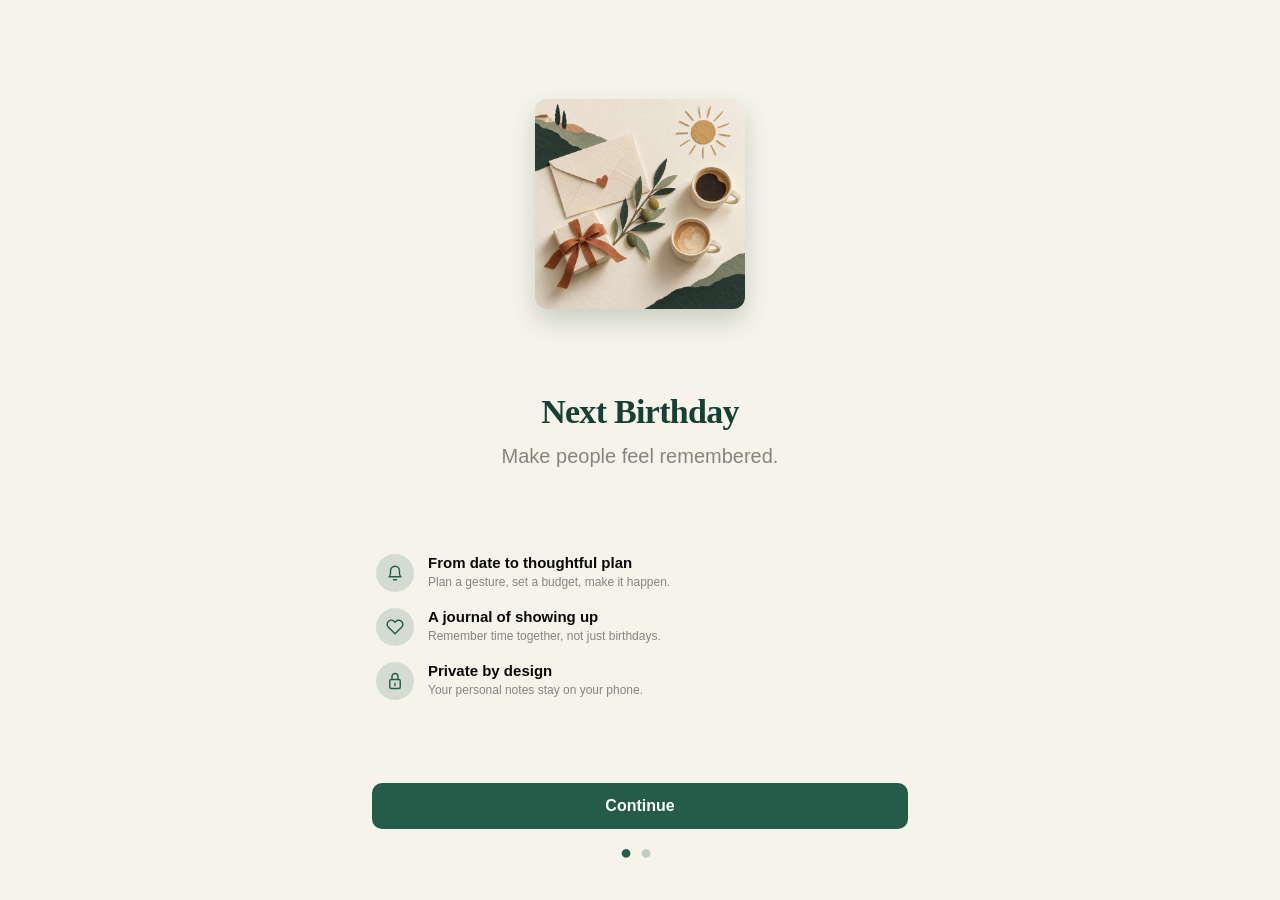
<file: android/app/src/main/assets/index.html>
<!doctype html><html lang="en"><head><meta charset="UTF-8"><meta name="viewport" content="width=device-width,initial-scale=1,viewport-fit=cover"><meta name="theme-color" content="#f6f3ea"><meta http-equiv="Content-Security-Policy" content="default-src 'self'; script-src 'self'; style-src 'self' 'unsafe-inline'; img-src 'self' data:; connect-src 'none'; object-src 'none'; base-uri 'none'; form-action 'none'"><title>Next Birthday</title><link rel="stylesheet" href="style.css"></head><body><div id="app"></div><div id="toast" role="status" aria-live="polite"></div><script src="icons.js"></script><script src="model.js"></script><script src="app.js"></script></body></html>
</file>
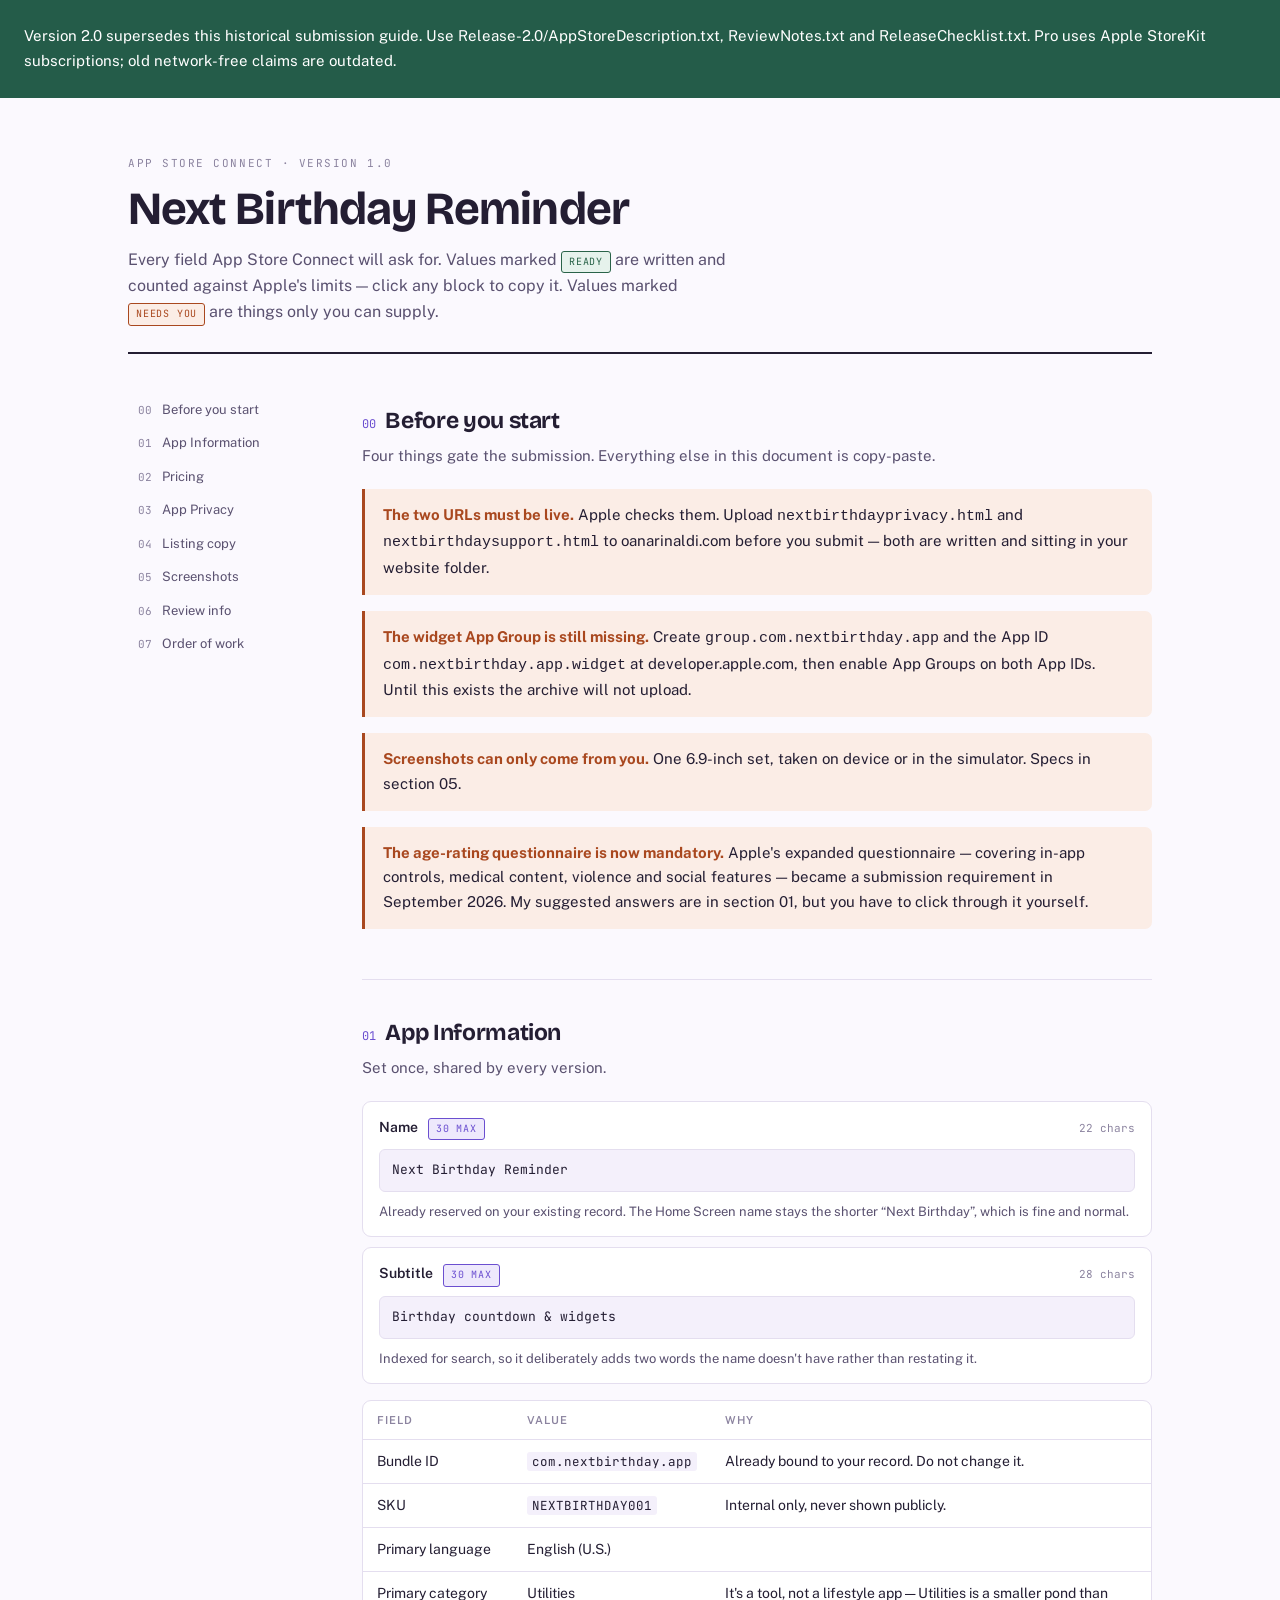
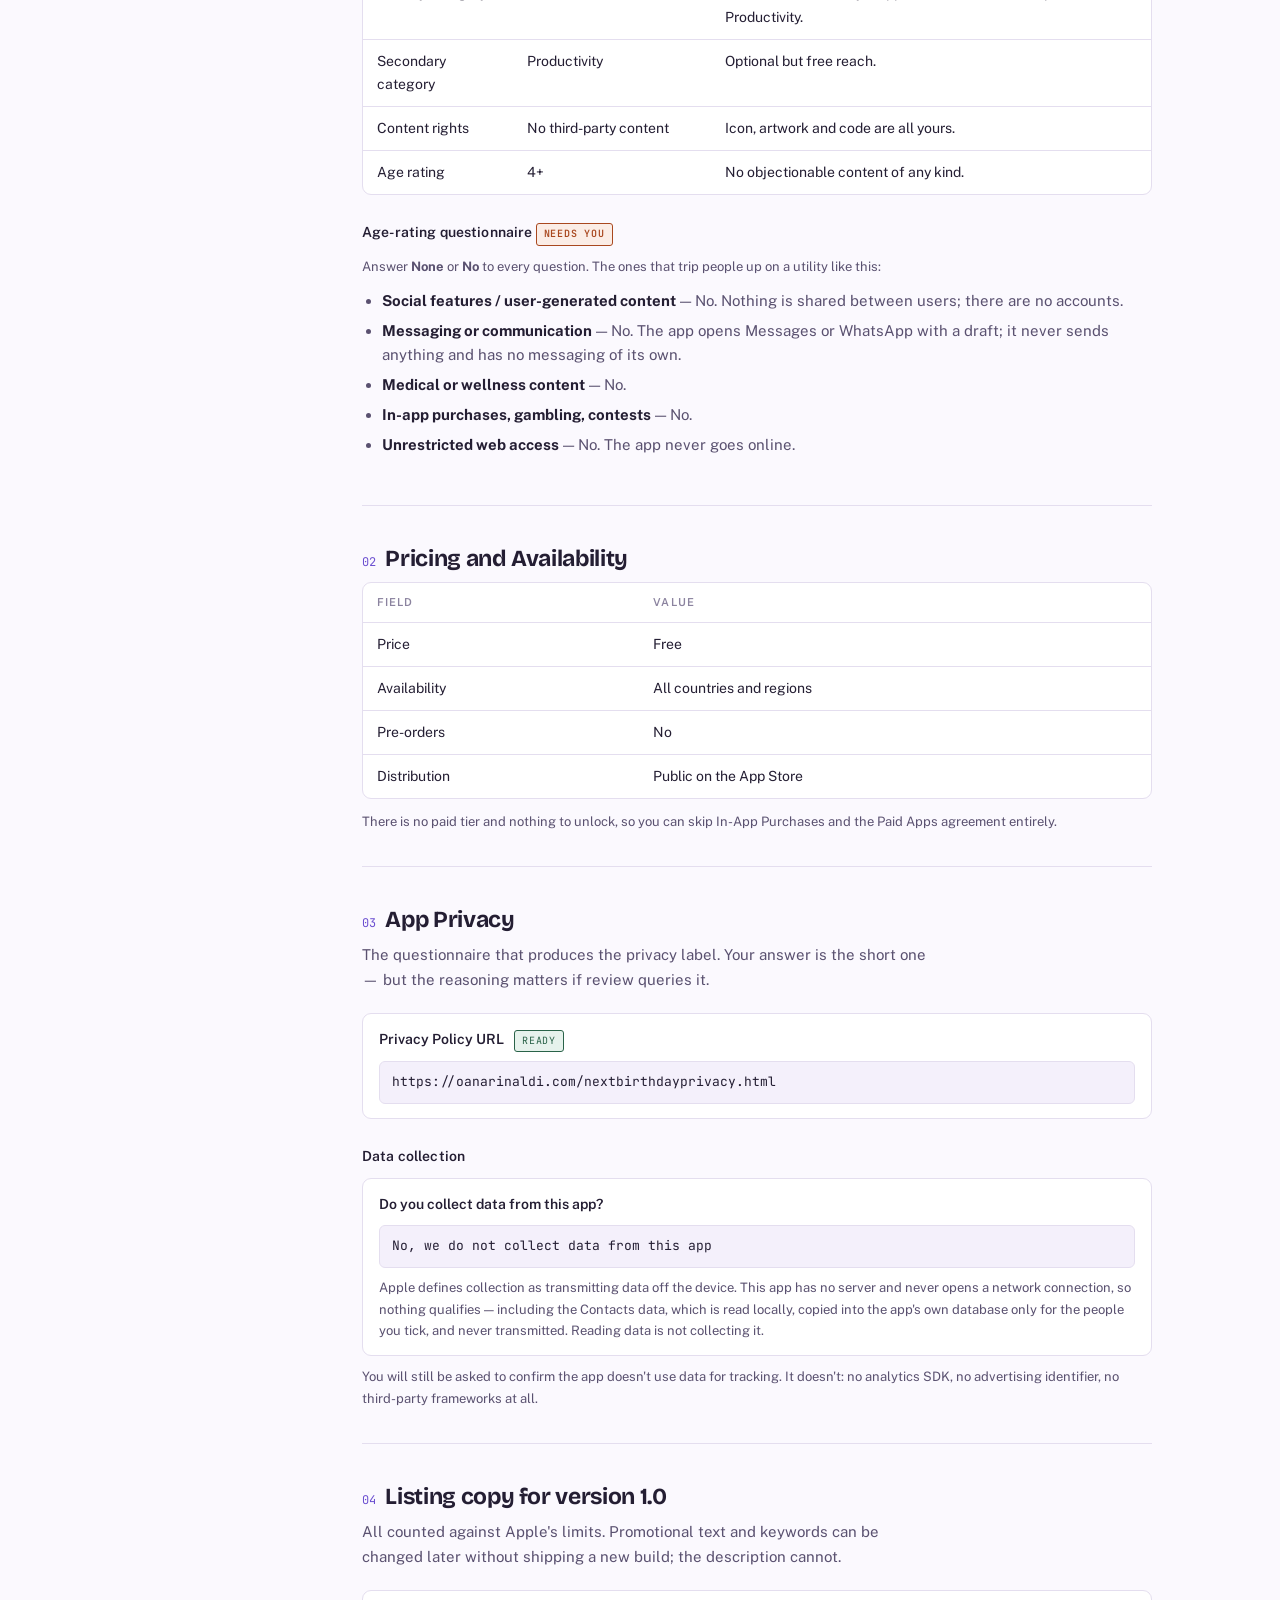
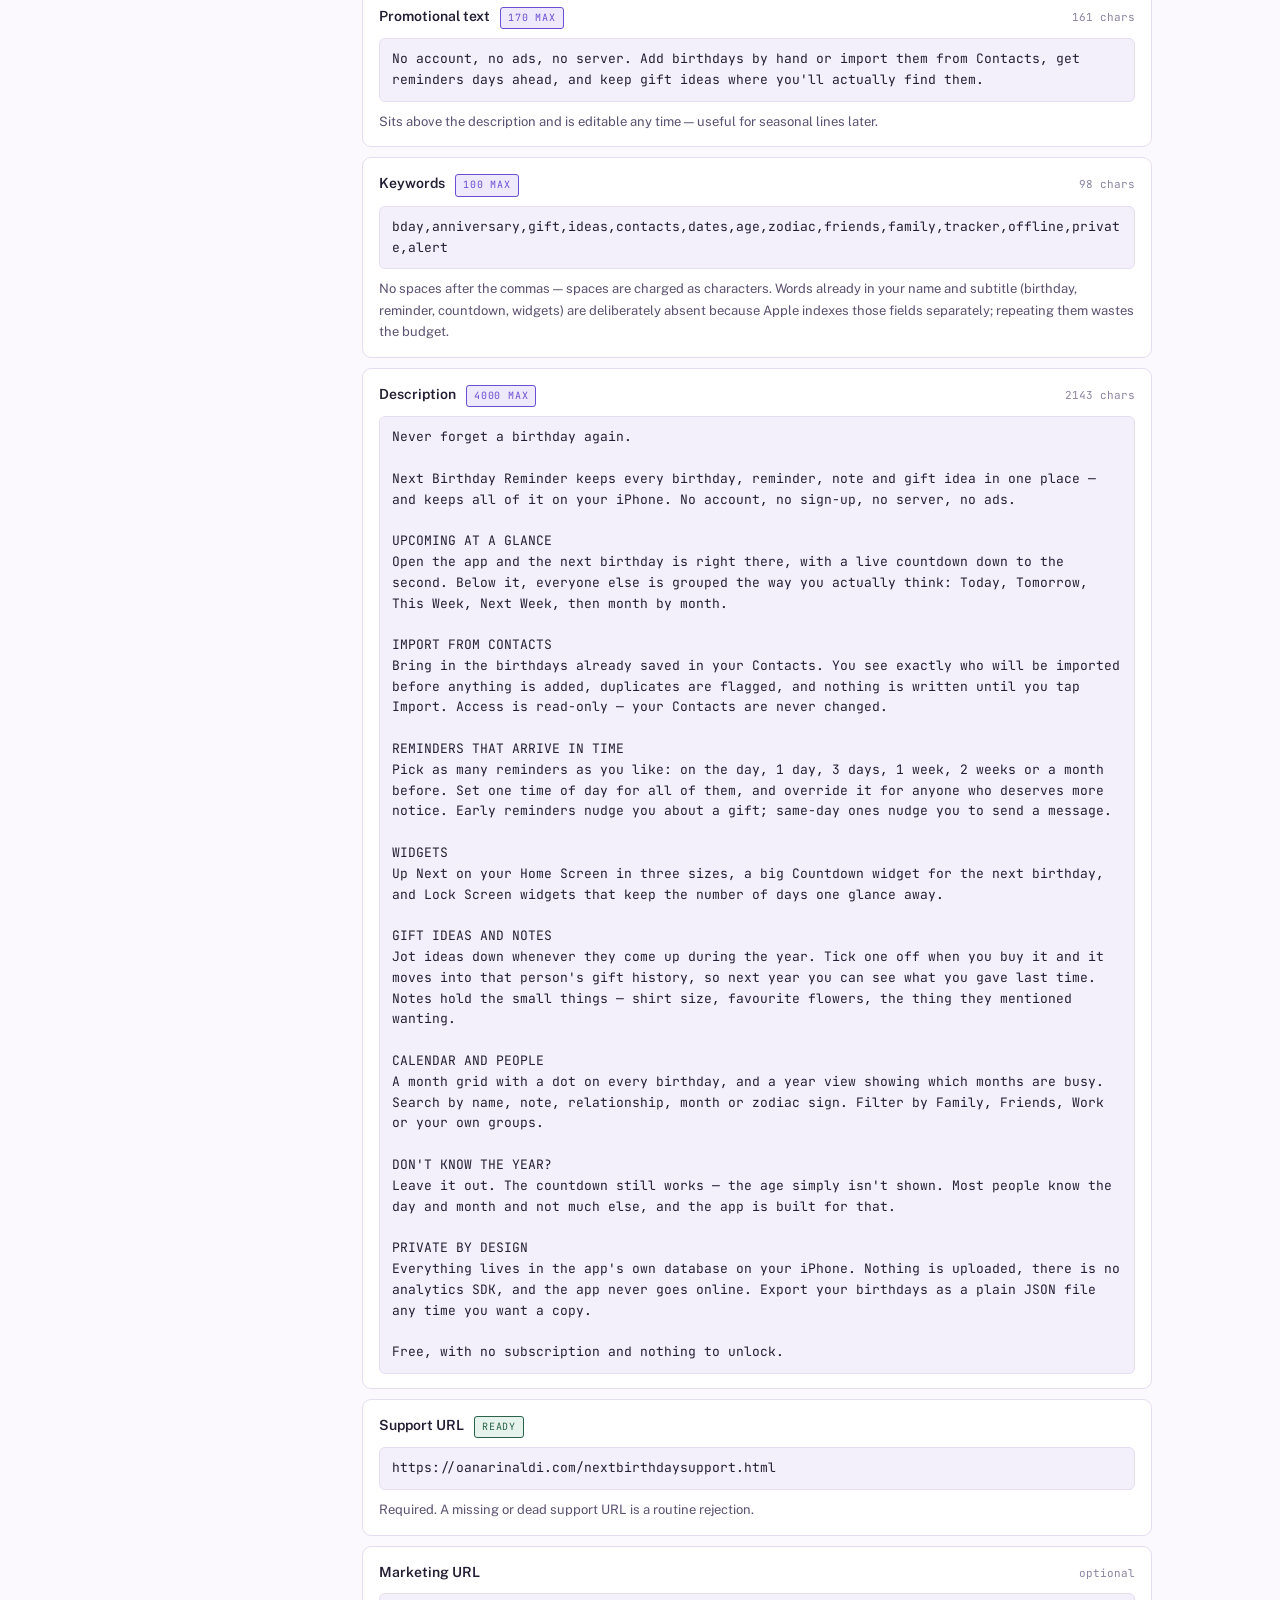
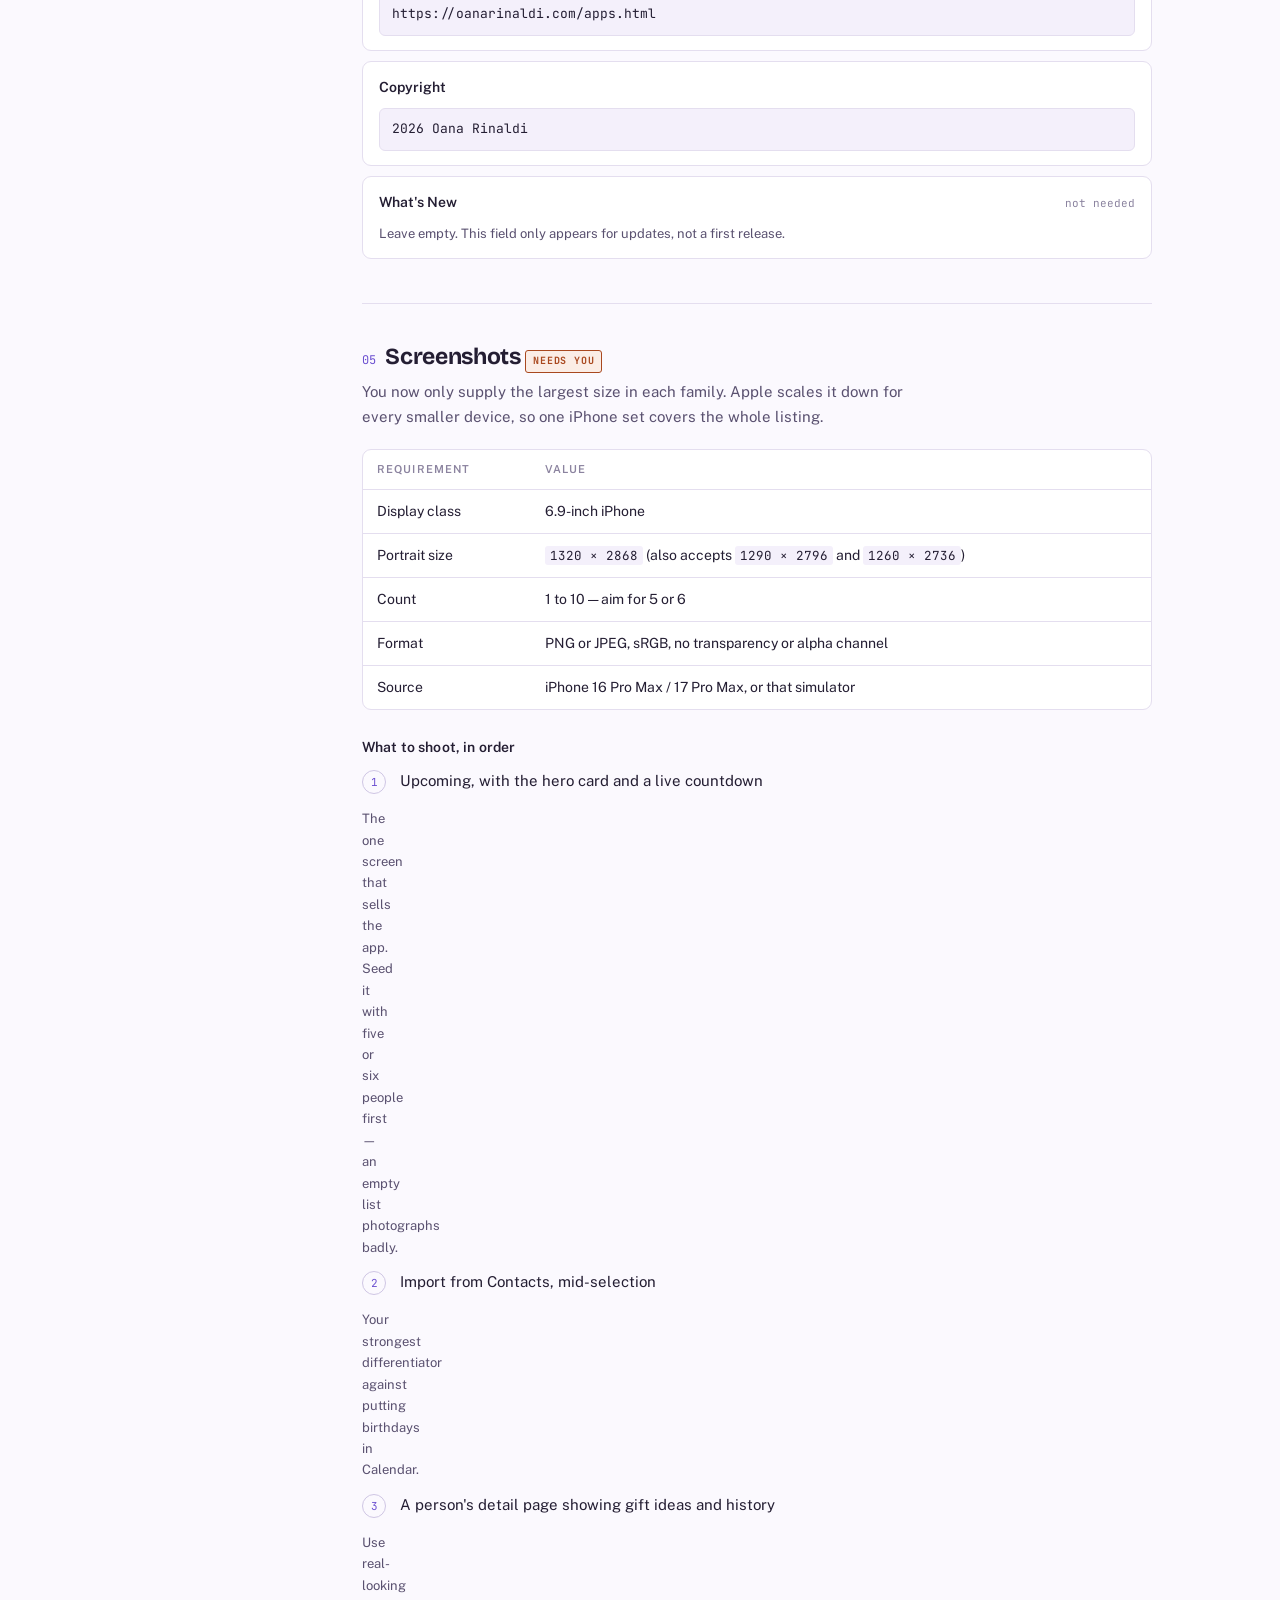
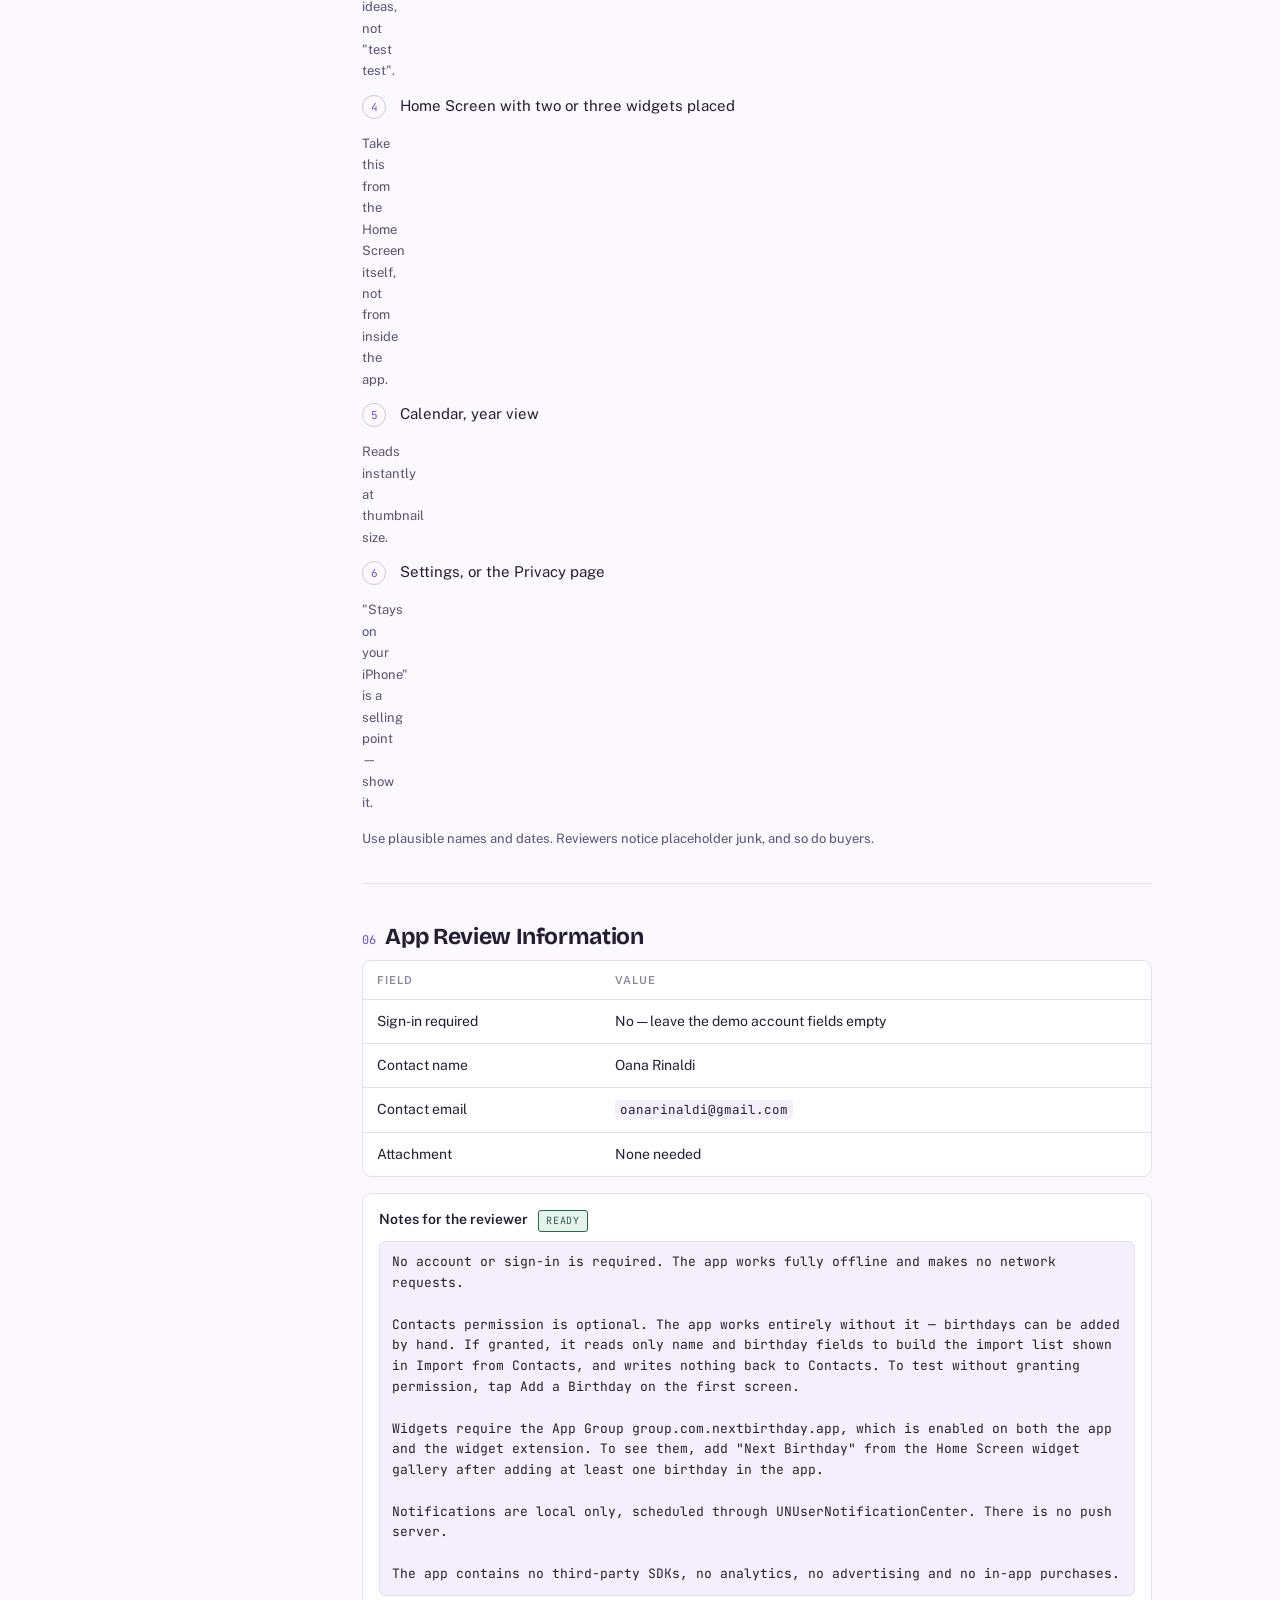
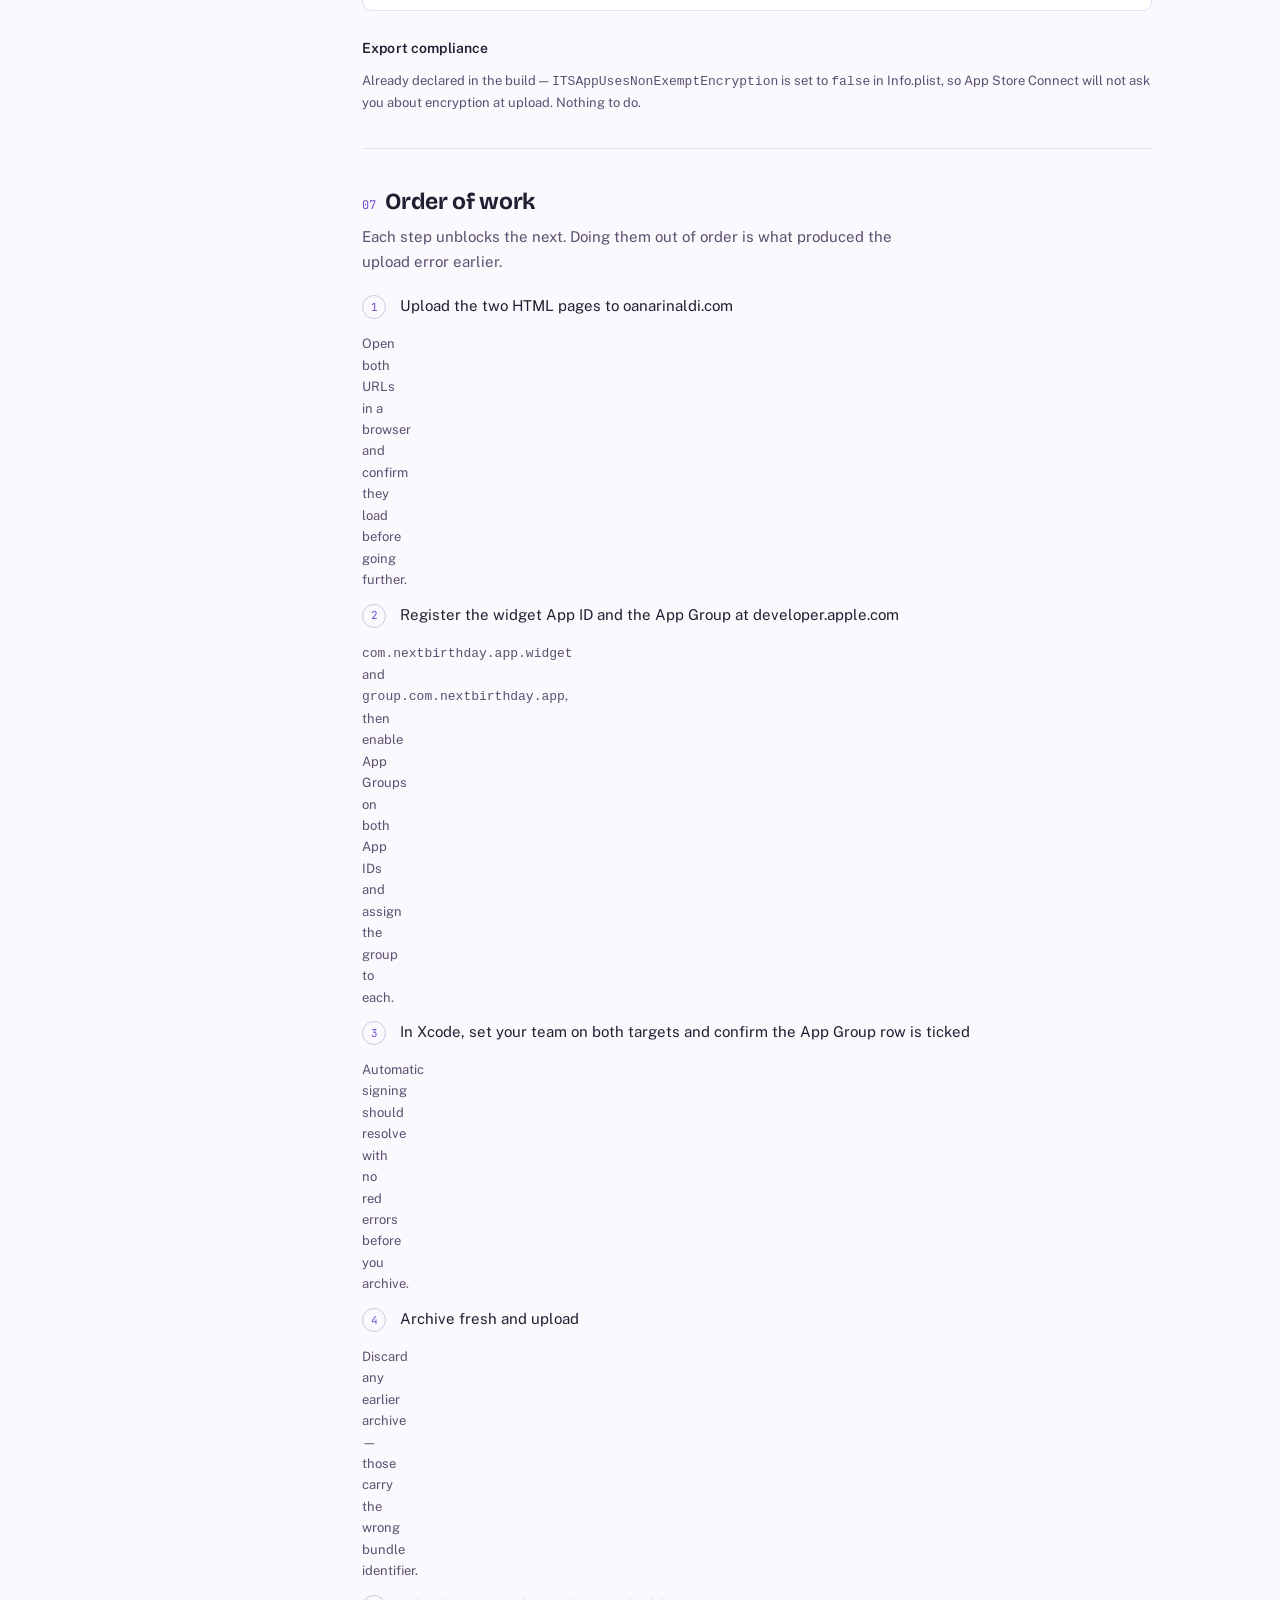
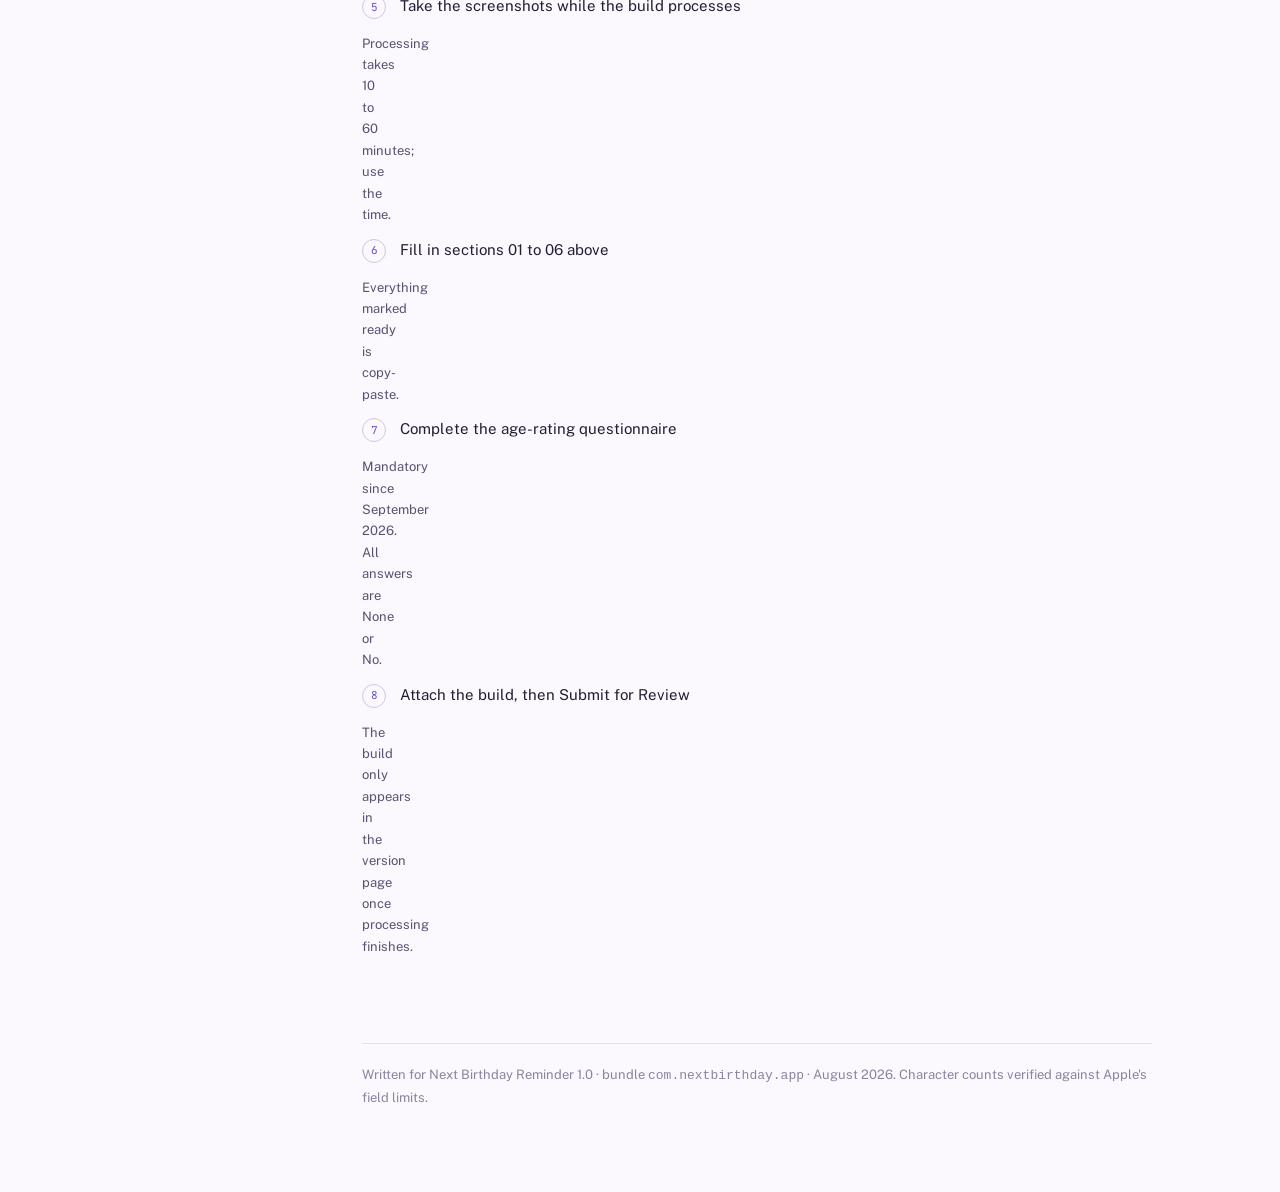
<file: APP-STORE-SUBMISSION.html>
<!DOCTYPE html>
<html lang="en">
<head>
<meta charset="UTF-8">
<meta name="viewport" content="width=device-width, initial-scale=1">
<title>Next Birthday Reminder — App Store Submission Pack</title>
<style>*,*::before,*::after{box-sizing:border-box}body{margin:0}</style>
<link rel="stylesheet" href="https://fonts.googleapis.com/css2?family=Bricolage+Grotesque:opsz,wght@12..96,500;12..96,700&family=Public+Sans:ital,wght@0,400;0,500;0,600;1,400&family=JetBrains+Mono:wght@400;500&display=swap">

<style>
:root{
  --ground:#FBF9FE; --surface:#FFFFFF; --surface-2:#F4F0FB;
  --ink:#241E33; --ink-2:#5A5170; --ink-3:#8B839F;
  --rule:#E4DEEF; --rule-2:#CFC6E4;
  --accent:#6B4FD0; --accent-soft:#EEE9FC;
  --flag:#A9481F; --flag-soft:#FBEDE6;
  --ok:#2A6349; --ok-soft:#E6F2EC;
}
@media (prefers-color-scheme:dark){
  :root:not([data-theme="light"]){
    --ground:#15121E; --surface:#1D1929; --surface-2:#252036;
    --ink:#F0EBF9; --ink-2:#B7AECF; --ink-3:#867C9F;
    --rule:#332C47; --rule-2:#453C5E;
    --accent:#BBA8FF; --accent-soft:#2A2340;
    --flag:#E5906A; --flag-soft:#33231C;
    --ok:#78C7A1; --ok-soft:#1B2E26;
  }
}
:root[data-theme="dark"]{
  --ground:#15121E; --surface:#1D1929; --surface-2:#252036;
  --ink:#F0EBF9; --ink-2:#B7AECF; --ink-3:#867C9F;
  --rule:#332C47; --rule-2:#453C5E;
  --accent:#BBA8FF; --accent-soft:#2A2340;
  --flag:#E5906A; --flag-soft:#33231C;
  --ok:#78C7A1; --ok-soft:#1B2E26;
}

*{box-sizing:border-box}
body{
  margin:0; background:var(--ground); color:var(--ink);
  font-family:"Public Sans",-apple-system,BlinkMacSystemFont,"Segoe UI",sans-serif;
  font-size:15px; line-height:1.65; -webkit-font-smoothing:antialiased;
}
.wrap{max-width:1080px; margin:0 auto; padding:56px 28px 96px;}

header.masthead{
  display:flex; flex-direction:column; gap:14px;
  padding-bottom:26px; border-bottom:2px solid var(--ink); margin-bottom:8px;
}
.eyebrow{
  font-family:"JetBrains Mono",monospace; font-size:11px; letter-spacing:.14em;
  text-transform:uppercase; color:var(--ink-3);
}
h1{
  font-family:"Bricolage Grotesque","Public Sans",sans-serif; font-weight:700;
  font-size:clamp(30px,5vw,46px); line-height:1.02; margin:0; letter-spacing:-.02em;
  text-wrap:balance;
}
.standfirst{max-width:62ch; color:var(--ink-2); margin:0; font-size:16px;}

.layout{display:grid; grid-template-columns:190px minmax(0,1fr); gap:44px; margin-top:40px;}
@media (max-width:860px){ .layout{grid-template-columns:1fr; gap:24px} nav.rail{position:static !important} }

nav.rail{position:sticky; top:24px; align-self:start; font-size:13px;}
nav.rail ol{list-style:none; margin:0; padding:0; display:flex; flex-direction:column; gap:2px;}
nav.rail a{
  display:flex; gap:10px; padding:5px 8px; border-radius:5px;
  color:var(--ink-2); text-decoration:none; border-left:2px solid transparent;
}
nav.rail a:hover,nav.rail a:focus-visible{background:var(--surface-2); color:var(--ink); border-left-color:var(--accent);}
nav.rail .n{font-family:"JetBrains Mono",monospace; font-size:11px; color:var(--ink-3); padding-top:2px;}

section.block{padding:34px 0; border-top:1px solid var(--rule);}
section.block:first-of-type{border-top:none; padding-top:8px;}
h2{
  font-family:"Bricolage Grotesque","Public Sans",sans-serif; font-weight:700;
  font-size:23px; margin:0 0 4px; letter-spacing:-.015em; text-wrap:balance;
}
h2 .num{font-family:"JetBrains Mono",monospace; font-size:12px; color:var(--accent); margin-right:10px; font-weight:400;}
.lede{color:var(--ink-2); margin:0 0 20px; max-width:64ch;}
h3{font-family:"Public Sans",sans-serif; font-size:14px; font-weight:600; margin:26px 0 10px; letter-spacing:.01em;}

.field{
  background:var(--surface); border:1px solid var(--rule); border-radius:9px;
  padding:14px 16px; display:flex; flex-direction:column; gap:9px; margin-bottom:10px;
}
.fhead{display:flex; align-items:baseline; gap:10px; flex-wrap:wrap;}
.flabel{font-weight:600; font-size:14px;}
.fmeta{font-family:"JetBrains Mono",monospace; font-size:11px; color:var(--ink-3); margin-left:auto; font-variant-numeric:tabular-nums;}
.note{font-size:13px; color:var(--ink-2); margin:0;}

.val{
  font-family:"JetBrains Mono",monospace; font-size:13px; line-height:1.6;
  background:var(--surface-2); border:1px solid var(--rule); border-radius:6px;
  padding:10px 12px; margin:0; white-space:pre-wrap; word-break:break-word;
  cursor:pointer; position:relative; transition:border-color .15s;
}
.val:hover,.val:focus-visible{border-color:var(--accent);}
.val::after{
  content:attr(data-hint); position:absolute; top:6px; right:8px;
  font-size:10px; letter-spacing:.08em; text-transform:uppercase;
  color:var(--ink-3); opacity:0; transition:opacity .15s;
}
.val:hover::after,.val:focus-visible::after,.val.copied::after{opacity:1;}
.val.copied{border-color:var(--ok);}
.val.copied::after{content:"copied"; color:var(--ok);}
.val.tall{max-height:none;}

.chip{
  display:inline-block; font-family:"JetBrains Mono",monospace; font-size:10px;
  letter-spacing:.08em; text-transform:uppercase; padding:2px 7px; border-radius:3px;
  border:1px solid currentColor; white-space:nowrap;
}
.chip.you{color:var(--flag); background:var(--flag-soft);}
.chip.ready{color:var(--ok); background:var(--ok-soft);}
.chip.limit{color:var(--accent); background:var(--accent-soft);}

.callout{
  border-left:3px solid var(--flag); background:var(--flag-soft);
  padding:14px 18px; border-radius:0 7px 7px 0; margin:0 0 16px;
}
.callout p{margin:0 0 8px;} .callout p:last-child{margin:0;}
.callout strong{color:var(--flag);}

table{width:100%; border-collapse:collapse; font-size:14px; margin:0;}
.scroller{overflow-x:auto; border:1px solid var(--rule); border-radius:9px; background:var(--surface);}
th,td{text-align:left; padding:10px 14px; border-bottom:1px solid var(--rule); vertical-align:top;}
th{font-size:11px; letter-spacing:.1em; text-transform:uppercase; color:var(--ink-3); font-weight:600; white-space:nowrap;}
tbody tr:last-child td{border-bottom:none;}
td code{font-family:"JetBrains Mono",monospace; font-size:12.5px; background:var(--surface-2); padding:1px 5px; border-radius:3px;}

ul.plain{margin:0 0 14px; padding-left:20px; color:var(--ink-2);}
ul.plain li{margin-bottom:5px;}
ul.plain li strong{color:var(--ink);}

ol.steps{counter-reset:s; list-style:none; margin:0; padding:0; display:flex; flex-direction:column; gap:12px;}
ol.steps li{counter-increment:s; display:grid; grid-template-columns:26px 1fr; gap:12px; align-items:start;}
ol.steps li::before{
  content:counter(s); font-family:"JetBrains Mono",monospace; font-size:11px;
  width:24px; height:24px; border-radius:50%; border:1px solid var(--rule-2);
  display:flex; align-items:center; justify-content:center; color:var(--accent); margin-top:1px;
}
ol.steps p{margin:0;} ol.steps .sub{font-size:13px; color:var(--ink-2); margin-top:2px;}

footer.end{margin-top:52px; padding-top:20px; border-top:1px solid var(--rule); font-size:13px; color:var(--ink-3);}
a{color:var(--accent);}
@media (prefers-reduced-motion:reduce){*{transition:none !important}}
</style>
</head>
<body>
<div style="padding:24px;background:#245c49;color:white">Version 2.0 supersedes this historical submission guide. Use Release-2.0/AppStoreDescription.txt, ReviewNotes.txt and ReleaseChecklist.txt. Pro uses Apple StoreKit subscriptions; old network-free claims are outdated.</div>
<div class="wrap">

<header class="masthead">
  <div class="eyebrow">App Store Connect · version 1.0</div>
  <h1>Next Birthday Reminder</h1>
  <p class="standfirst">Every field App Store Connect will ask for. Values marked <span class="chip ready">ready</span> are written and counted against Apple's limits — click any block to copy it. Values marked <span class="chip you">needs you</span> are things only you can supply.</p>
</header>

<div class="layout">

<nav class="rail" aria-label="Sections">
  <ol>
    <li><a href="#blockers"><span class="n">00</span> Before you start</a></li>
    <li><a href="#appinfo"><span class="n">01</span> App Information</a></li>
    <li><a href="#pricing"><span class="n">02</span> Pricing</a></li>
    <li><a href="#privacy"><span class="n">03</span> App Privacy</a></li>
    <li><a href="#listing"><span class="n">04</span> Listing copy</a></li>
    <li><a href="#shots"><span class="n">05</span> Screenshots</a></li>
    <li><a href="#review"><span class="n">06</span> Review info</a></li>
    <li><a href="#order"><span class="n">07</span> Order of work</a></li>
  </ol>
</nav>

<main>

<section class="block" id="blockers">
  <h2><span class="num">00</span>Before you start</h2>
  <p class="lede">Four things gate the submission. Everything else in this document is copy-paste.</p>

  <div class="callout">
    <p><strong>The two URLs must be live.</strong> Apple checks them. Upload <code>nextbirthdayprivacy.html</code> and <code>nextbirthdaysupport.html</code> to oanarinaldi.com before you submit — both are written and sitting in your website folder.</p>
  </div>
  <div class="callout">
    <p><strong>The widget App Group is still missing.</strong> Create <code>group.com.nextbirthday.app</code> and the App ID <code>com.nextbirthday.app.widget</code> at developer.apple.com, then enable App Groups on both App IDs. Until this exists the archive will not upload.</p>
  </div>
  <div class="callout">
    <p><strong>Screenshots can only come from you.</strong> One 6.9-inch set, taken on device or in the simulator. Specs in section 05.</p>
  </div>
  <div class="callout">
    <p><strong>The age-rating questionnaire is now mandatory.</strong> Apple's expanded questionnaire — covering in-app controls, medical content, violence and social features — became a submission requirement in September 2026. My suggested answers are in section 01, but you have to click through it yourself.</p>
  </div>
</section>

<section class="block" id="appinfo">
  <h2><span class="num">01</span>App Information</h2>
  <p class="lede">Set once, shared by every version.</p>

  <div class="field">
    <div class="fhead"><span class="flabel">Name</span><span class="chip limit">30 max</span><span class="fmeta">22 chars</span></div>
    <pre class="val" data-hint="click to copy" tabindex="0">Next Birthday Reminder</pre>
    <p class="note">Already reserved on your existing record. The Home Screen name stays the shorter “Next Birthday”, which is fine and normal.</p>
  </div>

  <div class="field">
    <div class="fhead"><span class="flabel">Subtitle</span><span class="chip limit">30 max</span><span class="fmeta">28 chars</span></div>
    <pre class="val" data-hint="click to copy" tabindex="0">Birthday countdown &amp; widgets</pre>
    <p class="note">Indexed for search, so it deliberately adds two words the name doesn't have rather than restating it.</p>
  </div>

  <div class="scroller" style="margin-top:16px">
    <table>
      <thead><tr><th>Field</th><th>Value</th><th>Why</th></tr></thead>
      <tbody>
        <tr><td>Bundle ID</td><td><code>com.nextbirthday.app</code></td><td>Already bound to your record. Do not change it.</td></tr>
        <tr><td>SKU</td><td><code>NEXTBIRTHDAY001</code></td><td>Internal only, never shown publicly.</td></tr>
        <tr><td>Primary language</td><td>English (U.S.)</td><td></td></tr>
        <tr><td>Primary category</td><td>Utilities</td><td>It's a tool, not a lifestyle app — Utilities is a smaller pond than Productivity.</td></tr>
        <tr><td>Secondary category</td><td>Productivity</td><td>Optional but free reach.</td></tr>
        <tr><td>Content rights</td><td>No third-party content</td><td>Icon, artwork and code are all yours.</td></tr>
        <tr><td>Age rating</td><td>4+</td><td>No objectionable content of any kind.</td></tr>
      </tbody>
    </table>
  </div>

  <h3>Age-rating questionnaire <span class="chip you">needs you</span></h3>
  <p class="note" style="margin-bottom:12px">Answer <strong>None</strong> or <strong>No</strong> to every question. The ones that trip people up on a utility like this:</p>
  <ul class="plain">
    <li><strong>Social features / user-generated content</strong> — No. Nothing is shared between users; there are no accounts.</li>
    <li><strong>Messaging or communication</strong> — No. The app opens Messages or WhatsApp with a draft; it never sends anything and has no messaging of its own.</li>
    <li><strong>Medical or wellness content</strong> — No.</li>
    <li><strong>In-app purchases, gambling, contests</strong> — No.</li>
    <li><strong>Unrestricted web access</strong> — No. The app never goes online.</li>
  </ul>
</section>

<section class="block" id="pricing">
  <h2><span class="num">02</span>Pricing and Availability</h2>
  <div class="scroller">
    <table>
      <thead><tr><th>Field</th><th>Value</th></tr></thead>
      <tbody>
        <tr><td>Price</td><td>Free</td></tr>
        <tr><td>Availability</td><td>All countries and regions</td></tr>
        <tr><td>Pre-orders</td><td>No</td></tr>
        <tr><td>Distribution</td><td>Public on the App Store</td></tr>
      </tbody>
    </table>
  </div>
  <p class="note" style="margin-top:12px">There is no paid tier and nothing to unlock, so you can skip In-App Purchases and the Paid Apps agreement entirely.</p>
</section>

<section class="block" id="privacy">
  <h2><span class="num">03</span>App Privacy</h2>
  <p class="lede">The questionnaire that produces the privacy label. Your answer is the short one — but the reasoning matters if review queries it.</p>

  <div class="field">
    <div class="fhead"><span class="flabel">Privacy Policy URL</span><span class="chip ready">ready</span></div>
    <pre class="val" data-hint="click to copy" tabindex="0">https://oanarinaldi.com/nextbirthdayprivacy.html</pre>
  </div>

  <h3>Data collection</h3>
  <div class="field">
    <div class="fhead"><span class="flabel">Do you collect data from this app?</span></div>
    <pre class="val" data-hint="click to copy" tabindex="0">No, we do not collect data from this app</pre>
    <p class="note">Apple defines collection as transmitting data off the device. This app has no server and never opens a network connection, so nothing qualifies — including the Contacts data, which is read locally, copied into the app's own database only for the people you tick, and never transmitted. Reading data is not collecting it.</p>
  </div>

  <p class="note">You will still be asked to confirm the app doesn't use data for tracking. It doesn't: no analytics SDK, no advertising identifier, no third-party frameworks at all.</p>
</section>

<section class="block" id="listing">
  <h2><span class="num">04</span>Listing copy for version 1.0</h2>
  <p class="lede">All counted against Apple's limits. Promotional text and keywords can be changed later without shipping a new build; the description cannot.</p>

  <div class="field">
    <div class="fhead"><span class="flabel">Promotional text</span><span class="chip limit">170 max</span><span class="fmeta">161 chars</span></div>
    <pre class="val" data-hint="click to copy" tabindex="0">No account, no ads, no server. Add birthdays by hand or import them from Contacts, get reminders days ahead, and keep gift ideas where you'll actually find them.</pre>
    <p class="note">Sits above the description and is editable any time — useful for seasonal lines later.</p>
  </div>

  <div class="field">
    <div class="fhead"><span class="flabel">Keywords</span><span class="chip limit">100 max</span><span class="fmeta">98 chars</span></div>
    <pre class="val" data-hint="click to copy" tabindex="0">bday,anniversary,gift,ideas,contacts,dates,age,zodiac,friends,family,tracker,offline,private,alert</pre>
    <p class="note">No spaces after the commas — spaces are charged as characters. Words already in your name and subtitle (birthday, reminder, countdown, widgets) are deliberately absent because Apple indexes those fields separately; repeating them wastes the budget.</p>
  </div>

  <div class="field">
    <div class="fhead"><span class="flabel">Description</span><span class="chip limit">4000 max</span><span class="fmeta">2143 chars</span></div>
    <pre class="val tall" data-hint="click to copy" tabindex="0">Never forget a birthday again.

Next Birthday Reminder keeps every birthday, reminder, note and gift idea in one place — and keeps all of it on your iPhone. No account, no sign-up, no server, no ads.

UPCOMING AT A GLANCE
Open the app and the next birthday is right there, with a live countdown down to the second. Below it, everyone else is grouped the way you actually think: Today, Tomorrow, This Week, Next Week, then month by month.

IMPORT FROM CONTACTS
Bring in the birthdays already saved in your Contacts. You see exactly who will be imported before anything is added, duplicates are flagged, and nothing is written until you tap Import. Access is read-only — your Contacts are never changed.

REMINDERS THAT ARRIVE IN TIME
Pick as many reminders as you like: on the day, 1 day, 3 days, 1 week, 2 weeks or a month before. Set one time of day for all of them, and override it for anyone who deserves more notice. Early reminders nudge you about a gift; same-day ones nudge you to send a message.

WIDGETS
Up Next on your Home Screen in three sizes, a big Countdown widget for the next birthday, and Lock Screen widgets that keep the number of days one glance away.

GIFT IDEAS AND NOTES
Jot ideas down whenever they come up during the year. Tick one off when you buy it and it moves into that person's gift history, so next year you can see what you gave last time. Notes hold the small things — shirt size, favourite flowers, the thing they mentioned wanting.

CALENDAR AND PEOPLE
A month grid with a dot on every birthday, and a year view showing which months are busy. Search by name, note, relationship, month or zodiac sign. Filter by Family, Friends, Work or your own groups.

DON'T KNOW THE YEAR?
Leave it out. The countdown still works — the age simply isn't shown. Most people know the day and month and not much else, and the app is built for that.

PRIVATE BY DESIGN
Everything lives in the app's own database on your iPhone. Nothing is uploaded, there is no analytics SDK, and the app never goes online. Export your birthdays as a plain JSON file any time you want a copy.

Free, with no subscription and nothing to unlock.</pre>
  </div>

  <div class="field">
    <div class="fhead"><span class="flabel">Support URL</span><span class="chip ready">ready</span></div>
    <pre class="val" data-hint="click to copy" tabindex="0">https://oanarinaldi.com/nextbirthdaysupport.html</pre>
    <p class="note">Required. A missing or dead support URL is a routine rejection.</p>
  </div>

  <div class="field">
    <div class="fhead"><span class="flabel">Marketing URL</span><span class="fmeta">optional</span></div>
    <pre class="val" data-hint="click to copy" tabindex="0">https://oanarinaldi.com/apps.html</pre>
  </div>

  <div class="field">
    <div class="fhead"><span class="flabel">Copyright</span></div>
    <pre class="val" data-hint="click to copy" tabindex="0">2026 Oana Rinaldi</pre>
  </div>

  <div class="field">
    <div class="fhead"><span class="flabel">What's New</span><span class="fmeta">not needed</span></div>
    <p class="note">Leave empty. This field only appears for updates, not a first release.</p>
  </div>
</section>

<section class="block" id="shots">
  <h2><span class="num">05</span>Screenshots <span class="chip you">needs you</span></h2>
  <p class="lede">You now only supply the largest size in each family. Apple scales it down for every smaller device, so one iPhone set covers the whole listing.</p>

  <div class="scroller">
    <table>
      <thead><tr><th>Requirement</th><th>Value</th></tr></thead>
      <tbody>
        <tr><td>Display class</td><td>6.9-inch iPhone</td></tr>
        <tr><td>Portrait size</td><td><code>1320 × 2868</code> (also accepts <code>1290 × 2796</code> and <code>1260 × 2736</code>)</td></tr>
        <tr><td>Count</td><td>1 to 10 — aim for 5 or 6</td></tr>
        <tr><td>Format</td><td>PNG or JPEG, sRGB, no transparency or alpha channel</td></tr>
        <tr><td>Source</td><td>iPhone 16 Pro Max / 17 Pro Max, or that simulator</td></tr>
      </tbody>
    </table>
  </div>

  <h3>What to shoot, in order</h3>
  <ol class="steps">
    <li><p>Upcoming, with the hero card and a live countdown</p><p class="sub">The one screen that sells the app. Seed it with five or six people first — an empty list photographs badly.</p></li>
    <li><p>Import from Contacts, mid-selection</p><p class="sub">Your strongest differentiator against putting birthdays in Calendar.</p></li>
    <li><p>A person's detail page showing gift ideas and history</p><p class="sub">Use real-looking ideas, not "test test".</p></li>
    <li><p>Home Screen with two or three widgets placed</p><p class="sub">Take this from the Home Screen itself, not from inside the app.</p></li>
    <li><p>Calendar, year view</p><p class="sub">Reads instantly at thumbnail size.</p></li>
    <li><p>Settings, or the Privacy page</p><p class="sub">"Stays on your iPhone" is a selling point — show it.</p></li>
  </ol>
  <p class="note" style="margin-top:14px">Use plausible names and dates. Reviewers notice placeholder junk, and so do buyers.</p>
</section>

<section class="block" id="review">
  <h2><span class="num">06</span>App Review Information</h2>

  <div class="scroller" style="margin-bottom:16px">
    <table>
      <thead><tr><th>Field</th><th>Value</th></tr></thead>
      <tbody>
        <tr><td>Sign-in required</td><td>No — leave the demo account fields empty</td></tr>
        <tr><td>Contact name</td><td>Oana Rinaldi</td></tr>
        <tr><td>Contact email</td><td><code>oanarinaldi@gmail.com</code></td></tr>
        <tr><td>Attachment</td><td>None needed</td></tr>
      </tbody>
    </table>
  </div>

  <div class="field">
    <div class="fhead"><span class="flabel">Notes for the reviewer</span><span class="chip ready">ready</span></div>
    <pre class="val tall" data-hint="click to copy" tabindex="0">No account or sign-in is required. The app works fully offline and makes no network requests.

Contacts permission is optional. The app works entirely without it — birthdays can be added by hand. If granted, it reads only name and birthday fields to build the import list shown in Import from Contacts, and writes nothing back to Contacts. To test without granting permission, tap Add a Birthday on the first screen.

Widgets require the App Group group.com.nextbirthday.app, which is enabled on both the app and the widget extension. To see them, add "Next Birthday" from the Home Screen widget gallery after adding at least one birthday in the app.

Notifications are local only, scheduled through UNUserNotificationCenter. There is no push server.

The app contains no third-party SDKs, no analytics, no advertising and no in-app purchases.</pre>
  </div>

  <h3>Export compliance</h3>
  <p class="note">Already declared in the build — <code>ITSAppUsesNonExemptEncryption</code> is set to <code>false</code> in Info.plist, so App Store Connect will not ask you about encryption at upload. Nothing to do.</p>
</section>

<section class="block" id="order">
  <h2><span class="num">07</span>Order of work</h2>
  <p class="lede">Each step unblocks the next. Doing them out of order is what produced the upload error earlier.</p>

  <ol class="steps">
    <li><p>Upload the two HTML pages to oanarinaldi.com</p><p class="sub">Open both URLs in a browser and confirm they load before going further.</p></li>
    <li><p>Register the widget App ID and the App Group at developer.apple.com</p><p class="sub"><code>com.nextbirthday.app.widget</code> and <code>group.com.nextbirthday.app</code>, then enable App Groups on both App IDs and assign the group to each.</p></li>
    <li><p>In Xcode, set your team on both targets and confirm the App Group row is ticked</p><p class="sub">Automatic signing should resolve with no red errors before you archive.</p></li>
    <li><p>Archive fresh and upload</p><p class="sub">Discard any earlier archive — those carry the wrong bundle identifier.</p></li>
    <li><p>Take the screenshots while the build processes</p><p class="sub">Processing takes 10 to 60 minutes; use the time.</p></li>
    <li><p>Fill in sections 01 to 06 above</p><p class="sub">Everything marked ready is copy-paste.</p></li>
    <li><p>Complete the age-rating questionnaire</p><p class="sub">Mandatory since September 2026. All answers are None or No.</p></li>
    <li><p>Attach the build, then Submit for Review</p><p class="sub">The build only appears in the version page once processing finishes.</p></li>
  </ol>
</section>

<footer class="end">
  Written for Next Birthday Reminder 1.0 · bundle <code>com.nextbirthday.app</code> · August 2026. Character counts verified against Apple's field limits.
</footer>

</main>
</div>
</div>

<script>
document.querySelectorAll('.val').forEach(function(el){
  function grab(){
    var text = el.textContent;
    try{
      var r = document.createRange(); r.selectNodeContents(el);
      var s = window.getSelection(); s.removeAllRanges(); s.addRange(r);
    }catch(e){}
    try{
      navigator.clipboard.writeText(text).then(function(){
        el.classList.add('copied');
        setTimeout(function(){ el.classList.remove('copied'); }, 1600);
      }, function(){});
    }catch(e){}
  }
  el.addEventListener('click', grab);
  el.addEventListener('keydown', function(e){
    if(e.key === 'Enter' || e.key === ' '){ e.preventDefault(); grab(); }
  });
});
</script>
</body>
</html>
</file>
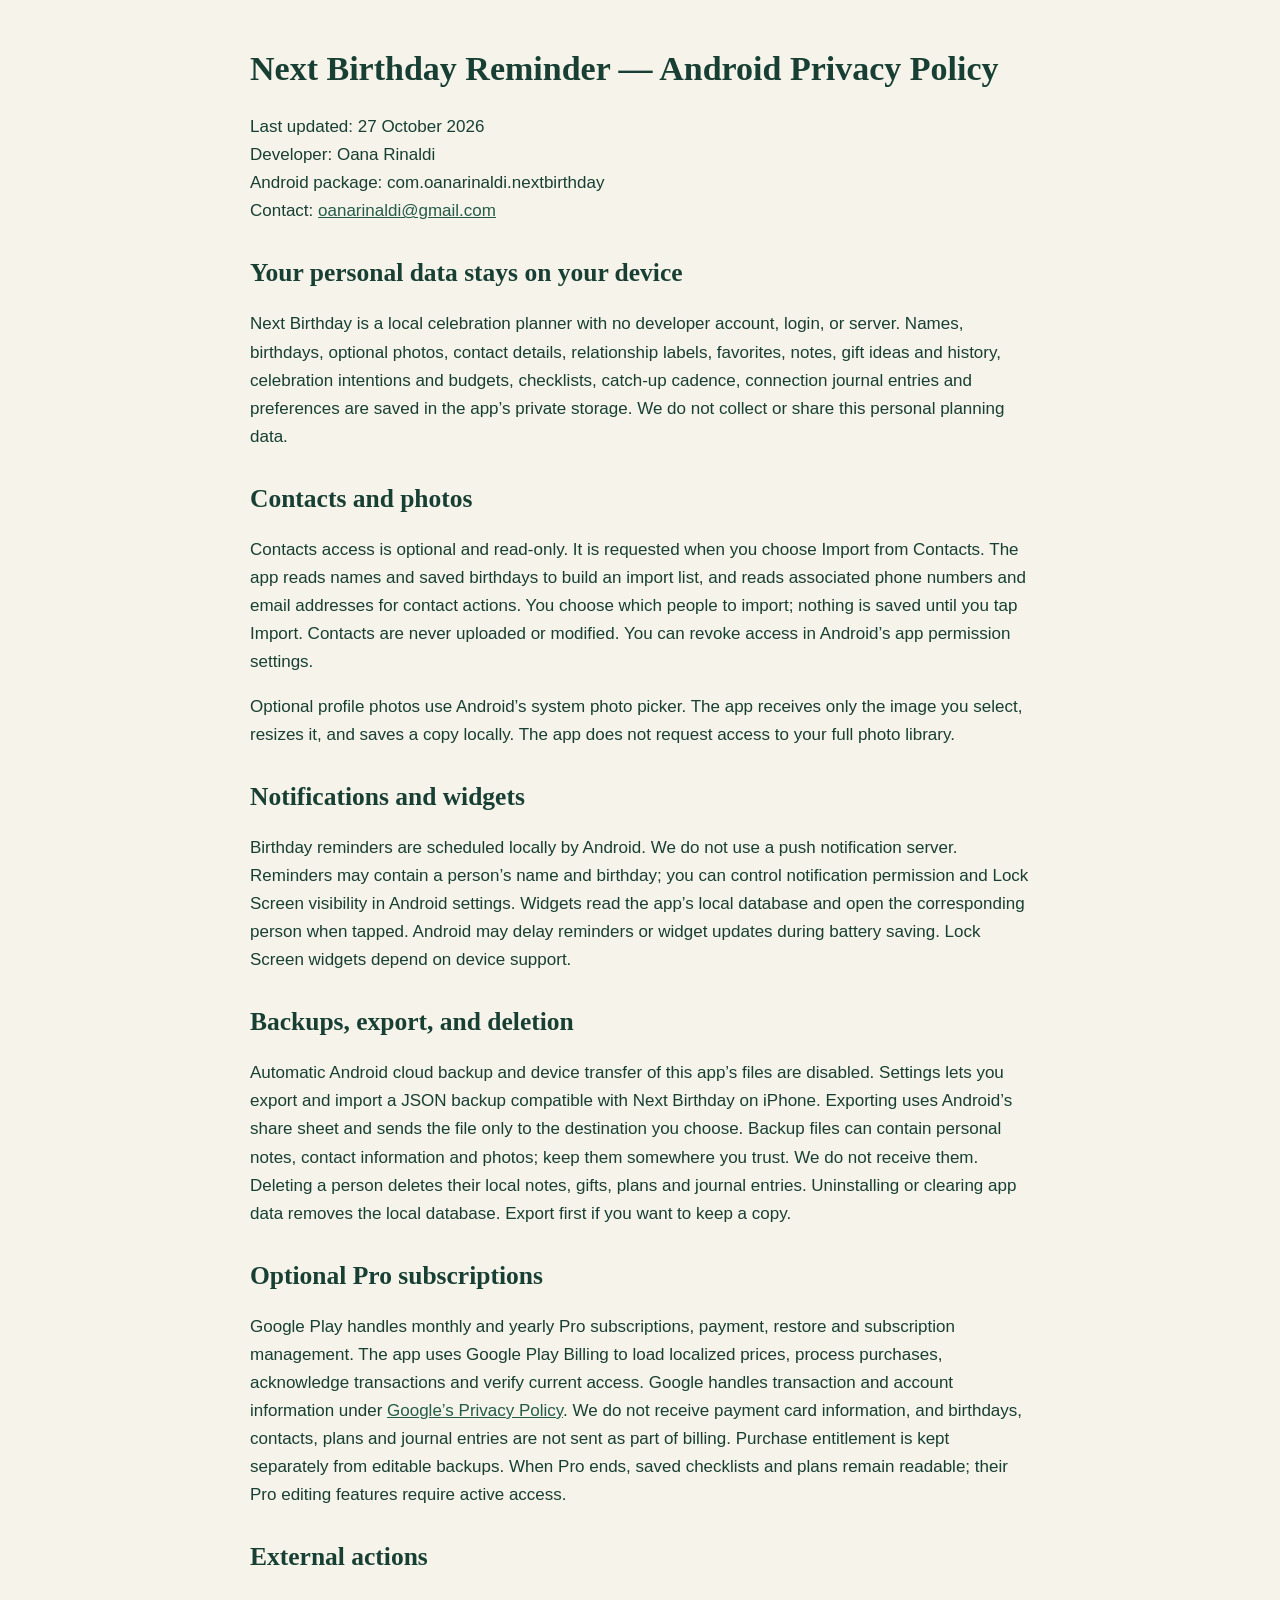
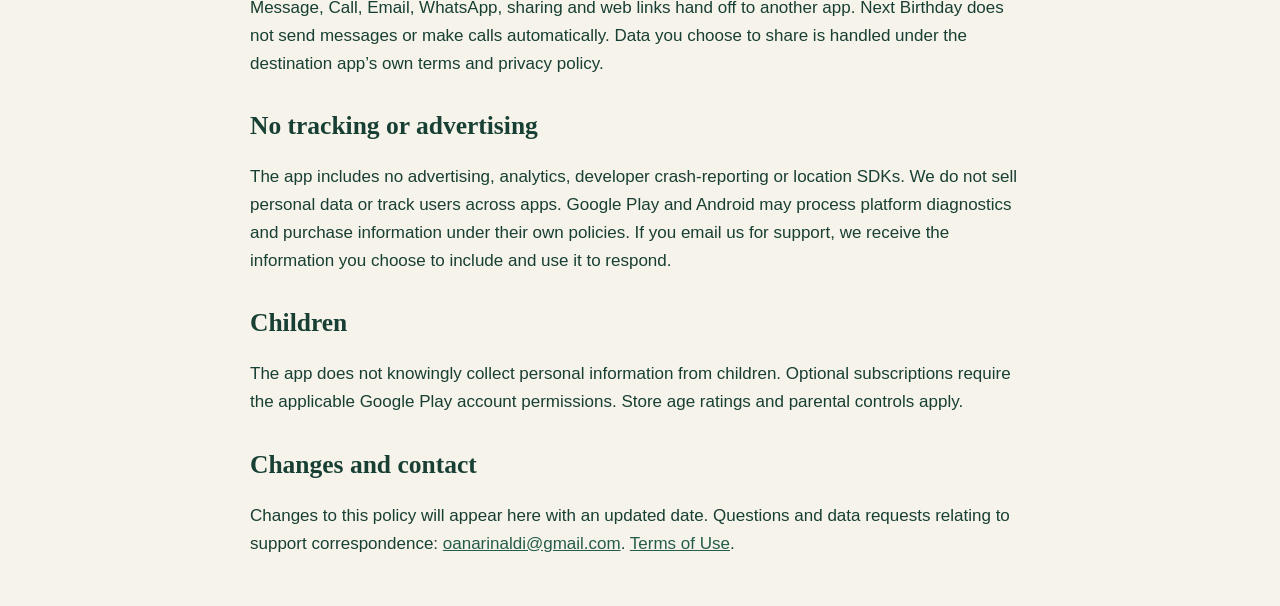
<file: GooglePlay/privacy.html>
<!doctype html><html lang="en"><meta charset="utf-8"><meta name="viewport" content="width=device-width,initial-scale=1"><title>Next Birthday — Android Privacy Policy</title><style>body{max-width:780px;margin:48px auto;padding:0 24px;background:#f6f3ea;color:#183f33;font:17px/1.65 Arial,sans-serif}h1,h2{font-family:Georgia,serif;line-height:1.25}h2{margin-top:32px}a{color:#245c49}</style><main>
<h1>Next Birthday Reminder — Android Privacy Policy</h1><p>Last updated: 27 October 2026<br>Developer: Oana Rinaldi<br>Android package: com.oanarinaldi.nextbirthday<br>Contact: <a href="mailto:oanarinaldi@gmail.com">oanarinaldi@gmail.com</a></p>
<h2>Your personal data stays on your device</h2><p>Next Birthday is a local celebration planner with no developer account, login, or server. Names, birthdays, optional photos, contact details, relationship labels, favorites, notes, gift ideas and history, celebration intentions and budgets, checklists, catch-up cadence, connection journal entries and preferences are saved in the app’s private storage. We do not collect or share this personal planning data.</p>
<h2>Contacts and photos</h2><p>Contacts access is optional and read-only. It is requested when you choose Import from Contacts. The app reads names and saved birthdays to build an import list, and reads associated phone numbers and email addresses for contact actions. You choose which people to import; nothing is saved until you tap Import. Contacts are never uploaded or modified. You can revoke access in Android’s app permission settings.</p><p>Optional profile photos use Android’s system photo picker. The app receives only the image you select, resizes it, and saves a copy locally. The app does not request access to your full photo library.</p>
<h2>Notifications and widgets</h2><p>Birthday reminders are scheduled locally by Android. We do not use a push notification server. Reminders may contain a person’s name and birthday; you can control notification permission and Lock Screen visibility in Android settings. Widgets read the app’s local database and open the corresponding person when tapped. Android may delay reminders or widget updates during battery saving. Lock Screen widgets depend on device support.</p>
<h2>Backups, export, and deletion</h2><p>Automatic Android cloud backup and device transfer of this app’s files are disabled. Settings lets you export and import a JSON backup compatible with Next Birthday on iPhone. Exporting uses Android’s share sheet and sends the file only to the destination you choose. Backup files can contain personal notes, contact information and photos; keep them somewhere you trust. We do not receive them. Deleting a person deletes their local notes, gifts, plans and journal entries. Uninstalling or clearing app data removes the local database. Export first if you want to keep a copy.</p>
<h2>Optional Pro subscriptions</h2><p>Google Play handles monthly and yearly Pro subscriptions, payment, restore and subscription management. The app uses Google Play Billing to load localized prices, process purchases, acknowledge transactions and verify current access. Google handles transaction and account information under <a href="https://policies.google.com/privacy">Google’s Privacy Policy</a>. We do not receive payment card information, and birthdays, contacts, plans and journal entries are not sent as part of billing. Purchase entitlement is kept separately from editable backups. When Pro ends, saved checklists and plans remain readable; their Pro editing features require active access.</p>
<h2>External actions</h2><p>Message, Call, Email, WhatsApp, sharing and web links hand off to another app. Next Birthday does not send messages or make calls automatically. Data you choose to share is handled under the destination app’s own terms and privacy policy.</p>
<h2>No tracking or advertising</h2><p>The app includes no advertising, analytics, developer crash-reporting or location SDKs. We do not sell personal data or track users across apps. Google Play and Android may process platform diagnostics and purchase information under their own policies. If you email us for support, we receive the information you choose to include and use it to respond.</p>
<h2>Children</h2><p>The app does not knowingly collect personal information from children. Optional subscriptions require the applicable Google Play account permissions. Store age ratings and parental controls apply.</p>
<h2>Changes and contact</h2><p>Changes to this policy will appear here with an updated date. Questions and data requests relating to support correspondence: <a href="mailto:oanarinaldi@gmail.com">oanarinaldi@gmail.com</a>. <a href="https://oanarinaldi.com/nextbirthdayterms.html">Terms of Use</a>.</p>
</main></html>
</file>
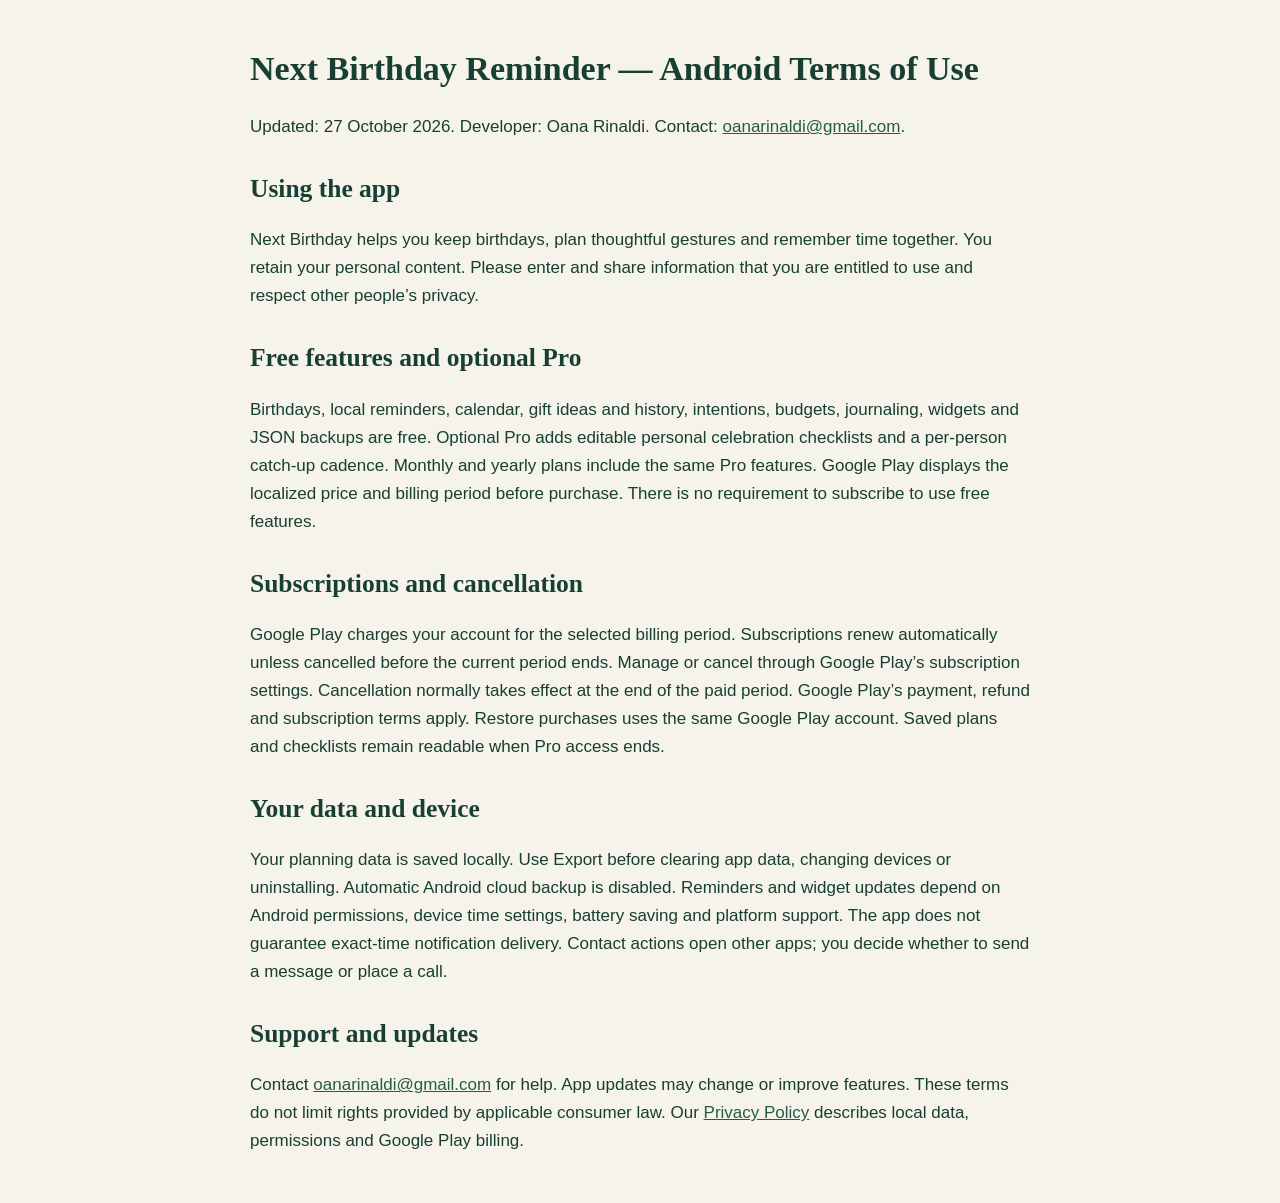
<file: GooglePlay/terms.html>
<!doctype html><html lang="en"><meta charset="utf-8"><meta name="viewport" content="width=device-width,initial-scale=1"><title>Next Birthday — Android Terms of Use</title><style>body{max-width:780px;margin:48px auto;padding:0 24px;background:#f6f3ea;color:#183f33;font:17px/1.65 Arial,sans-serif}h1,h2{font-family:Georgia,serif;line-height:1.25}h2{margin-top:32px}a{color:#245c49}</style><main><h1>Next Birthday Reminder — Android Terms of Use</h1><p>Updated: 27 October 2026. Developer: Oana Rinaldi. Contact: <a href="mailto:oanarinaldi@gmail.com">oanarinaldi@gmail.com</a>.</p><h2>Using the app</h2><p>Next Birthday helps you keep birthdays, plan thoughtful gestures and remember time together. You retain your personal content. Please enter and share information that you are entitled to use and respect other people’s privacy.</p><h2>Free features and optional Pro</h2><p>Birthdays, local reminders, calendar, gift ideas and history, intentions, budgets, journaling, widgets and JSON backups are free. Optional Pro adds editable personal celebration checklists and a per-person catch-up cadence. Monthly and yearly plans include the same Pro features. Google Play displays the localized price and billing period before purchase. There is no requirement to subscribe to use free features.</p><h2>Subscriptions and cancellation</h2><p>Google Play charges your account for the selected billing period. Subscriptions renew automatically unless cancelled before the current period ends. Manage or cancel through Google Play’s subscription settings. Cancellation normally takes effect at the end of the paid period. Google Play’s payment, refund and subscription terms apply. Restore purchases uses the same Google Play account. Saved plans and checklists remain readable when Pro access ends.</p><h2>Your data and device</h2><p>Your planning data is saved locally. Use Export before clearing app data, changing devices or uninstalling. Automatic Android cloud backup is disabled. Reminders and widget updates depend on Android permissions, device time settings, battery saving and platform support. The app does not guarantee exact-time notification delivery. Contact actions open other apps; you decide whether to send a message or place a call.</p><h2>Support and updates</h2><p>Contact <a href="mailto:oanarinaldi@gmail.com">oanarinaldi@gmail.com</a> for help. App updates may change or improve features. These terms do not limit rights provided by applicable consumer law. Our <a href="https://oanarinaldi.com/nextbirthdayandroidprivacy.html">Privacy Policy</a> describes local data, permissions and Google Play billing.</p></main></html>
</file>
<file: android/app/src/main/assets/style.css>
:root{color-scheme:light;--accent:#245c49;--ink:#183f33;--muted:#858580;--paper:#f6f3ea;--card:#fff;--line:rgba(24,63,51,.15);--rose:#b85d42;--pink:#e7b89e;--mint:#9fe0d0;--blue:#7fb8f0;font-family:Arial,Helvetica,sans-serif;font-size:17px;color:#080908;background:var(--paper);-webkit-tap-highlight-color:transparent}
*{box-sizing:border-box}body{margin:0}button,input,select,textarea{font:inherit;color:inherit}button{border:0;background:transparent;cursor:pointer;touch-action:manipulation}button:disabled{opacity:.42;cursor:default}button svg{flex-shrink:0}button:focus-visible,a:focus-visible{outline:3px solid var(--blue);outline-offset:3px}a{color:var(--accent)}input,textarea,select{border:0;outline:none;background:transparent;min-width:0}input:focus-visible,textarea:focus-visible,select:focus-visible{outline:2px solid var(--accent);outline-offset:3px;border-radius:3px}input[type=checkbox]{accent-color:var(--accent);width:22px;height:22px}input[type=number]{max-width:105px;text-align:right}input[type=date],input[type=time],select{max-width:65%;color:var(--accent);text-align:right}textarea{width:100%;resize:vertical;line-height:1.45}img{object-fit:cover;max-width:100%}h1,h2,h3,p{margin:0}h1.serif,.serif{font-family:Georgia,'Times New Roman',serif}h1{font-size:34px;line-height:1.17;font-weight:700;letter-spacing:-.7px}h2{font-size:22px}h3{font-size:17px}p{line-height:1.45}.muted,small{color:var(--muted)}small{font-size:13px;line-height:1.45}.eyebrow{font-size:12px;font-weight:700;letter-spacing:2px;color:var(--muted);text-transform:uppercase}.accent{color:var(--accent)}.center{text-align:center}.row{display:flex;gap:12px;align-items:center}.between{justify-content:space-between}.grow{flex:1;min-width:0}.stack{display:flex;flex-direction:column;gap:12px}.spacer{flex:1}.gap24{gap:24px}.mb{margin-bottom:24px}.mt{margin-top:16px}.hidden{display:none!important}hr{border:0;border-top:1px solid var(--line);margin:16px 0}.screen{min-height:100dvh;background:var(--paper)}.screen.wash{background:linear-gradient(135deg,rgba(159,224,208,.08),transparent 45%,rgba(235,205,165,.12)),var(--paper)}header.top{height:64px;position:sticky;top:0;z-index:5;display:flex;align-items:center;justify-content:space-between;padding:0 20px;background:rgba(246,243,234,.92);backdrop-filter:blur(16px);font-weight:600}.top .title{position:absolute;left:20%;right:20%;text-align:center;pointer-events:none}.top button{color:var(--accent);min-width:42px;min-height:44px;padding:8px;display:flex;align-items:center;justify-content:center;gap:4px}.top .circle{border-radius:50%;background:#fffef5;box-shadow:0 8px 22px #183f3310;width:44px;height:44px}.top .back{margin-left:-12px;font-weight:400}.page{padding:24px 24px 110px;display:flex;flex-direction:column;gap:24px}.page.form{padding:20px 20px 110px;gap:24px}.page.tight{padding:16px 16px 110px;gap:16px}.large-title{padding:4px 0 8px;font-family:Arial,Helvetica,sans-serif;letter-spacing:-.5px}.tabs{position:fixed;bottom:12px;left:16px;right:16px;z-index:10;display:flex;padding:5px;border-radius:36px;background:rgba(255,255,255,.91);backdrop-filter:blur(20px);box-shadow:0 6px 24px #183f331f;border:1px solid #ffffffb0;max-width:600px;margin:auto}.tab{flex:1;min-width:0;min-height:52px;display:flex;flex-direction:column;justify-content:center;align-items:center;gap:3px;color:#777a73;font-size:10px;border-radius:30px;font-weight:600}.tab.selected{color:var(--accent);background:#e9eee7}.tab.selected svg{fill:currentColor;fill-opacity:.1}.primary,.secondary,.danger{padding:13px 16px;border-radius:10px;font-size:16px;font-weight:600;display:flex;align-items:center;justify-content:center;gap:8px;min-height:46px}.primary{background:var(--accent);color:#fff}.secondary{background:#e5e9e1;color:var(--accent)}.danger{color:#c3322a;background:#c3322a0c}.text-button{color:var(--accent);padding:8px 0;text-align:left;display:inline-flex;align-items:center;gap:8px;font-size:15px}.icon-button{width:42px;height:42px;display:inline-flex;align-items:center;justify-content:center;color:var(--accent)}.occasion{padding:24px;border-radius:8px;color:white;background:#245c49;display:flex;flex-direction:column;align-items:flex-start;gap:18px;text-align:left;width:100%}.occasion .eyebrow{color:white;letter-spacing:1px;display:flex;align-items:center;gap:8px}.occasion h2{font:700 34px/1.2 Georgia,'Times New Roman',serif}.occasion hr{border-color:#ffffff35;width:100%;margin:0}.occasion .intention{font-size:20px;line-height:1.4}.occasion .cta{font-weight:600;font-size:16px}.occasion .date{font-size:16px}.section-title{display:flex;gap:8px;align-items:center;color:var(--muted);font-size:15px;font-weight:600;padding:5px 4px}.badge{font-size:11px;padding:2px 7px;border-radius:20px;background:#efefea;color:var(--muted)}.horizon{display:flex;gap:8px;width:100%;padding:16px 0 26px;text-align:left;align-items:flex-start;border-bottom:1px solid var(--line);line-height:1.4}.horizon .date{font-size:12px;font-weight:700;color:var(--accent);width:58px;flex-shrink:0;padding-top:3px}.horizon .name{font-weight:600;margin-bottom:6px}.horizon p{font-size:15px;color:var(--muted)}.horizon svg{width:12px;margin-top:4px}.card{padding:16px;background:var(--card);border:1px solid #b7ccb23f;border-radius:22px;box-shadow:0 9px 18px #183f3311}.card>img{border-radius:8px;width:100%;height:180px}.gesture{font-size:20px;line-height:1.35}.form-section{display:flex;flex-direction:column;gap:7px}.form-label{text-transform:uppercase;font-size:12px;color:var(--muted);padding-left:16px;letter-spacing:.2px}.form-body{background:white;border-radius:10px;overflow:hidden}.form-row{padding:12px 16px;min-height:47px;display:flex;align-items:center;gap:10px;border-bottom:1px solid #e8e8e3;width:100%;text-align:left}.form-row:last-child{border:0}.form-row .value{margin-left:auto;color:var(--muted);font-size:14px}.form-row svg{color:var(--accent);width:20px}.form-footer{font-size:12px;color:var(--muted);line-height:1.4;padding:0 16px}.form-hero{width:100%;height:120px;display:block;object-fit:cover}.form-row textarea{font-size:16px}.form-row label{flex:1}.switch{appearance:none;width:45px!important;height:27px!important;border-radius:20px;background:#d8d9d4;position:relative;flex-shrink:0;cursor:pointer;margin:0}.switch:checked{background:var(--accent)}.switch:before{content:'';position:absolute;top:2px;left:2px;width:23px;height:23px;background:white;border-radius:50%;box-shadow:0 1px 3px #0002;transition:transform .15s}.switch:checked:before{transform:translateX(18px)}.avatar{width:48px;height:48px;display:inline-flex;align-items:center;justify-content:center;flex-shrink:0;border-radius:50%;color:white;background:linear-gradient(135deg,#b7ccb2,#245c49);font-weight:600;font-size:20px;overflow:hidden}.avatar img{width:100%;height:100%}.avatar.big{width:120px;height:120px;font-size:44px;outline:3px solid white;outline-offset:3px;box-shadow:0 4px 16px #183f3320}.person-row{display:flex;align-items:center;gap:12px;width:100%;text-align:left;padding:12px;min-height:74px;border-radius:16px;background:#ffffff85}.person-row .name{font-weight:600;font-size:16px}.person-row .info{font-size:13px;color:var(--muted);margin-top:4px}.person-row .count{font-size:12px;font-weight:600;color:var(--accent)}.person-row .chevron{color:var(--muted)}.tag{border-radius:20px;padding:3px 9px;font-size:11px;background:#e7b89e40;color:#875a43}.chips{display:flex;gap:8px;overflow:auto;scrollbar-width:none;margin:0 -8px;padding:3px 8px}.chip{white-space:nowrap;font-size:12px;font-weight:600;padding:8px 14px;background:#ffffffa0;border-radius:20px;color:var(--ink)}.chip.active{background:var(--accent);color:white}.search{background:#e7e8e180;border-radius:12px;padding:10px 12px;display:flex;gap:8px;color:var(--muted)}.search input{width:100%;font-size:16px}.stats{display:flex;gap:10px}.stats>div{flex:1;text-align:center;background:#ffffff80;padding:10px 5px;border-radius:14px;font-size:11px;color:var(--muted)}.stats strong{color:var(--accent);font-size:15px}.birthday-hero{background:linear-gradient(135deg,#b7ccb2f2,#e7b89ed9,#ebcda5cc)}.countdown{display:flex;gap:10px}.countdown>div{flex:1;text-align:center;padding:12px 3px;background:#ffffff80;border-radius:14px}.countdown b{font-size:26px;display:block;color:#245c49}.countdown small{font-size:9px;text-transform:uppercase;letter-spacing:1px}.detail-header{display:flex;align-items:center;flex-direction:column;gap:10px;margin:10px 0 8px}.detail-header h2{color:var(--ink)}.fact{display:flex;justify-content:space-between;padding:9px 0;font-size:13px;border-bottom:1px solid var(--line)}.fact:last-child{border:0}.fact span:first-child{color:var(--muted)}.check-row{display:flex;gap:10px;align-items:center;text-align:left;width:100%;padding:10px 0;font-size:15px}.check-row.checked{color:var(--muted);text-decoration:line-through}.check-row svg{color:var(--accent);flex-shrink:0}.inline-add{display:flex;gap:8px;align-items:center}.inline-add input{width:100%;font-size:15px;padding:8px 0}.history-row{display:flex;gap:12px;font-size:14px;padding:8px 0}.history-row b{color:var(--accent);min-width:42px}.feature{display:flex;gap:14px;align-items:center}.feature .bubble{width:38px;height:38px;background:#245c4929;color:var(--accent);border-radius:50%;display:flex;align-items:center;justify-content:center;flex-shrink:0}.feature h3{font-size:15px;margin-bottom:3px}.feature p{font-size:12px;color:var(--muted)}.onboarding{min-height:100dvh;display:flex;flex-direction:column;padding:36px 32px;justify-content:space-between;gap:24px;background:var(--paper)}.onboarding .welcome-art{width:210px;height:210px;border-radius:12px;box-shadow:0 12px 24px #183f3333;align-self:center;margin-top:7vh}.onboarding .features{display:flex;flex-direction:column;gap:16px;padding:0 4px}.onboarding h1{color:var(--ink);font-size:34px;text-align:center}.onboarding .tagline{text-align:center;font-size:20px;color:var(--muted);margin-top:10px}.dots{text-align:center;color:#245c4940;font-size:20px;letter-spacing:8px}.dots b{color:var(--accent)}.empty{display:flex;align-items:center;flex-direction:column;text-align:center;gap:18px;padding:38px 10px}.empty svg{color:#92968b}.empty h2{font-size:21px}.empty p{font-size:15px;color:var(--muted)}.empty .primary,.empty .secondary{width:100%}.calendar{display:grid;grid-template-columns:repeat(7,1fr);gap:6px 2px;text-align:center}.calendar .weekday{font-size:10px;color:var(--muted);padding:6px}.calendar .day{height:42px;border-radius:10px;font-size:13px;display:flex;flex-direction:column;align-items:center;justify-content:center;gap:3px}.calendar .day.today{background:#245c4924;color:var(--accent);font-weight:700}.calendar .day.selected{background:var(--accent);color:white}.dot{display:block;width:4px;height:4px;background:var(--pink);border-radius:50%}.year-grid{display:grid;grid-template-columns:repeat(3,1fr);gap:10px}.month-cell{border-radius:16px;background:#ffffff90;display:flex;flex-direction:column;align-items:center;gap:6px;padding:18px}.month-cell b{font-size:26px;color:var(--accent)}.month-cell i{height:4px;width:100%;border-radius:6px;background:var(--pink)}.segmented{display:flex;padding:3px;border-radius:9px;background:#e7e6df}.segmented button{flex:1;padding:6px;border-radius:7px;font-size:13px;min-height:30px}.segmented button.active{background:white;box-shadow:0 2px 4px #0002;font-weight:600}.actions{display:flex;justify-content:center;gap:20px}.action{font-size:11px;color:var(--muted);display:flex;flex-direction:column;gap:6px;align-items:center;min-width:62px}.action span{width:46px;height:46px;display:flex;align-items:center;justify-content:center;border-radius:50%;background:var(--accent);color:white}.swatches{display:flex;gap:10px;flex-wrap:wrap;justify-content:flex-end}.swatch{width:22px;height:22px;border-radius:50%;padding:0}.swatch.active{outline:2px solid var(--ink);outline-offset:3px}.subscription{padding:14px;background:var(--accent);color:white;border-radius:10px;display:flex;align-items:center;justify-content:space-between;text-align:left}.subscription small{color:#ffffffc0}.pro-art{width:100%;height:190px;object-fit:contain;border-radius:12px}.journal-entry{font-size:16px;line-height:1.5;padding:12px 16px;border-bottom:1px solid var(--line)}.journal-entry:last-child{border:0}#toast{position:fixed;bottom:94px;left:24px;right:24px;margin:auto;max-width:520px;background:#183f33f2;color:white;padding:14px 18px;border-radius:14px;box-shadow:0 4px 20px #0002;font-size:14px;z-index:30;display:none}#toast.visible{display:block}.error{padding:24px;color:#a52b27}.modal-backdrop{position:fixed;inset:0;background:#0005;z-index:20;display:flex;align-items:flex-end}.modal{background:var(--paper);border-radius:24px 24px 0 0;padding:24px;width:100%;max-height:85dvh;overflow:auto;box-shadow:0 -4px 30px #0002}.modal button{width:100%}.photo-picker{text-align:center;padding:20px;display:flex;align-items:center;flex-direction:column;gap:12px}.pro-note{font-size:12px;line-height:1.5;color:var(--muted)}@media(min-width:700px){.page,.onboarding{max-width:600px;margin:auto}.top{padding-left:calc((100% - 580px)/2)!important;padding-right:calc((100% - 580px)/2)!important}.modal{max-width:600px;margin:auto}.tabs{bottom:16px}}
.birthday-hero{padding:18px;border-radius:8px;background:white;border:1px solid #b7ccb259}.birthday-hero .eyebrow{font-size:10px;letter-spacing:.8px}.birthday-hero .text-button{padding:0}.hero-avatar{width:72px;height:72px;font-size:28px;outline:3px solid white;outline-offset:2px}.hero-action{width:48px;height:48px;flex-shrink:0;border-radius:50%;background:linear-gradient(135deg,#245c49,#38705a);color:white;box-shadow:0 4px 8px #b85d4266;display:flex;align-items:center;justify-content:center}.countdown>div{padding:8px 3px;border-radius:12px}.countdown b{font-size:19px;color:var(--ink);font-variant-numeric:tabular-nums}.countdown small{font-size:8px;letter-spacing:0}.person-row .count{padding:5px 9px;background:#245c4915;border-radius:20px;white-space:nowrap}.person-row .info{line-height:1.8}.person-row .tag{font-size:9px;padding:2px 6px}.person-row .chevron{width:12px}
.person-row{touch-action:pan-y}
.inline-add{width:100%}.inline-add input{flex:1}
</file>
